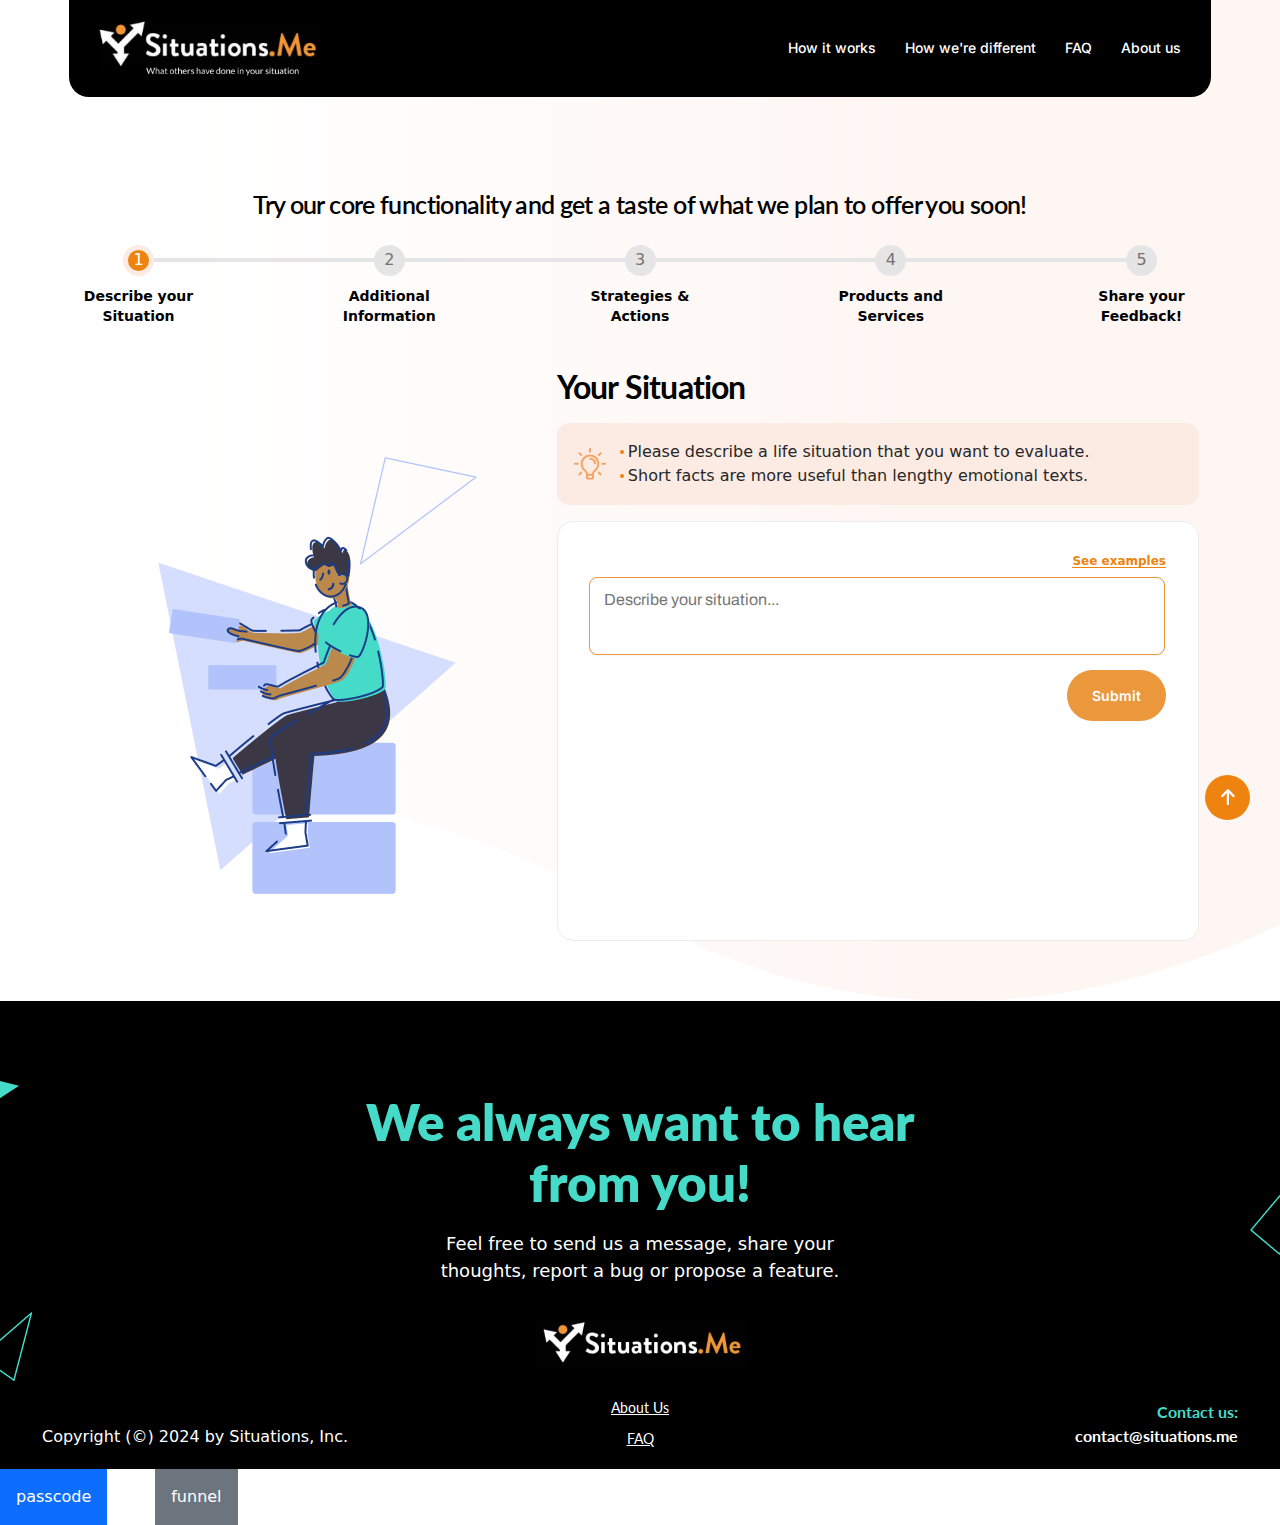
<file: index.html>
<!DOCTYPE html>
<html lang="en">

<head>
    <meta charset="UTF-8">
    <meta name="viewport" content="width=device-width, initial-scale=1.0">
    <title>Situations.Me</title>

    <link rel="icon" href="assets/images/favicon.jpg">

    <!--essential style library-->
    <link rel="stylesheet" href="assets/css/all.css">
    <link rel="stylesheet" href="assets/css/bootstrap.min.css">
    <link rel="stylesheet" href="assets/css/animate.min.css">
    <link rel="stylesheet" href="assets/css/style.css">

</head>

<body>

    <main>

        <!--header section start-->
        <header class="st_header_section">
            <div class="container st_header_box">
                <div class="row align-items-center">
                    <div class="col-md-5 col-lg-4 col-7">
                        <div class="st_header_logo">
                            <a href="home.html"><img src="assets/images/logo.png" alt="logo" class="img-fluid"></a>
                        </div>
                    </div>
                    <div class="col-lg-8 col-md-7 col-5">
                        <div class="st_header_right d-flex g-40 align-items-center justify-content-end">
                            <nav class="st_header_nav">
                                <ul>
                                    <li><a class="scroll" href="home.html#how_it_works">How it works</a></li>
                                    <li><a class="scroll" href="home.html#how_different">How we're different</a></li>
                                    <li><a href="faq.html">FAQ</a></li>
                                    <li><a href="about.html">About us</a></li>
                                </ul>
                            </nav>
                            <div class="st_header_btns d-flex gap-3 align-items-center justify-content-end d-lg-none">
                                <button type="button" class="st_mobile_menu_toggle menu_btn">
                                    <span></span>
                                    <span></span>
                                    <span></span>
                                </button>
                            </div>
                        </div>
                    </div>
                </div>
            </div>
        </header>
        <!--header section end-->

        <!-- Funnel works Start  -->
        <section class="funnel_works_sec">
            <div class="container">
                <div class="row">
                    <div class="col-md-12">
                        <form action="#" method="post" name="situations-step-form">

                            <h3 class="text-center">Try our core functionality and get a taste of what we plan to offer you soon!</h3>
                            <!-- Progress bar -->
                            <div class="progressbar">
                                <div class="progress" id="progress"></div>
                                <div class="progress_step progress_step_active" data-title="Describe your Situation"></div>
                                <div class="progress_step" data-title="Additional Information"></div>
                                <div class="progress_step" data-title="Strategies & Actions"></div>
                                <div class="progress_step" data-title="Products and Services"></div>
                                <div class="progress_step" data-title="Share your Feedback!"></div>
                            </div>

                            <!-- Steps 1-->
                            <div class="form_step form_step_active">
                                <div class="row g-5 g-md-4">
                                    <div class="col-md-5 d-none d-md-block">
                                        <div class="form_step_thumb text-center">
                                            <img src="assets/images/form/step-2.png" alt="Your Situation" class="img-fluid">
                                        </div>
                                    </div>
                                    <div class="col-md-7">
                                        <div class="form_step_content">
                                            <h2>Your Situation</h2>
                                            <div class="step_info">
                                                <img src="assets/images/idea.svg" alt="idea" class="img-fluid" />
                                                <ul>
                                                    <li>Please describe a life situation that you want to evaluate.</li>
                                                    <li>Short facts are more useful than lengthy emotional texts.</li>
                                                </ul>
                                            </div>
                                        </div>
                                        <div class="form_step_field mn-height-420">
                                            <div class="input-group">
                                                <label class="form-label link" for="your-ituation"><a href="#modal_step_2" data-bs-toggle="modal">See examples</a></label>
                                                <textarea name="the-textarea" id="step_message" maxlength="500" placeholder="Describe your situation..." autofocus></textarea>
                                            </div>
                                            <div class="text-end w-100">
                                                <a href="#" class="btn btn_next template-btn primary-btn ml-auto text-white">Submit</a>
                                            </div>
                                        </div>
                                    </div>
                                </div>
                            </div>

                            <!-- Steps 2-->
                            <div class="form_step">
                                <div class="row g-5 g-md-4">
                                    <div class="col-md-5 d-none d-md-block">
                                        <div class="form_step_thumb text-center">
                                            <img src="assets/images/form/step-3.png" alt="Your Situation" class="img-fluid">
                                        </div>
                                    </div>
                                    <div class="col-md-7">
                                        <div class="form_step_content">
                                            <h2>Additional Information</h2>
                                            <div class="step_info">
                                                <img src="assets/images/idea.svg" alt="idea" class="img-fluid" />
                                                <ul>
                                                    <li>Please answer the questions below to provide us with additional information.</li>
                                                    <li>Feel free to skip less important or invasive questions </li>
                                                </ul>
                                            </div>
                                        </div>
                                        <div class="form_step_field question_field">
                                            <div class="input-group">
                                                <label for="queston-1">Question 1</label>
                                                <input type="text" id="queston-1" name="question-1" placeholder="Your answer here...">
                                            </div>
                                            <div class="input-group">
                                                <label for="queston-1">Question 2</label>
                                                <input type="text" id="queston-2" name="question-2" placeholder="Your answer here...">
                                            </div>
                                            <div class="input-group">
                                                <label for="queston-1">Question 3</label>
                                                <input type="text" id="queston-3" name="question-3" placeholder="Your answer here...">
                                            </div>
                                            <div class="input-group">
                                                <label for="queston-1">Question 4</label>
                                                <input type="text" id="queston-4" name="question-4" placeholder="Your answer here...">
                                            </div>
                                            <div class="input-group">
                                                <label for="queston-1">Question 5</label>
                                                <input type="text" id="queston-5" name="question-5" placeholder="Your answer here...">
                                            </div>
                                            <div class="text-end w-100">
                                                <a href="#" class="btn btn_next template-btn primary-btn ml-auto text-white">Submit</a>
                                            </div>
                                        </div>
                                    </div>
                                </div>
                            </div>

                            <!-- Steps 3-->
                            <div class="form_step solution_step">
                                <div class="row g-5 g-md-4">
                                    <div class="col-md-12">
                                        <div class="form_step_content">
                                            <h2 class="title_with_arrow">Strategies <i class="fa-solid fa-arrow-right-long"></i> Actions <i class="fa-solid fa-arrow-right-long"></i> Results</h2>
                                            <div class="step_info">
                                                <img src="assets/images/idea.svg" alt="idea" class="img-fluid" />
                                                <ul>
                                                    <li>Review the proposed Strategies to handle this Situation</li>
                                                    <li>Explore possible Actions and their Results</li>
                                                    <li>Select Strategies that you want to explore to see suggested products and services.</li>
                                                </ul>
                                            </div>
                                            <h3>Recommended Strategies</h3>
                                            <div class="accordion_wrapper mb-5">
                                                <!-- Start AcCordion Items  -->
                                                <div class="accordion_item">
                                                    <p>
                                                        <input type="checkbox" name="solution_result1" id="solution_result">
                                                        <label for="solution_result"></label>
                                                    </p>
                                                    <h2 class="accordion__title">
                                                        <span class="sub_heading">Strategy 1:</span>
                                                        Expand Digital Marketing Presence<i class="fas fa-angle-down"></i>
                                                    </h2>
                                                    <div class="accordion__content">
                                                        <!-- nested acordion  -->
                                                        <div class="accordion_item accordion--nested">
                                                            <h4 class="accordion__title">
                                                                <span class="sub_heading">Action 1:</span>
                                                                Launch a targeted social media campaign.
                                                                <i class="fas fa-angle-down"></i>
                                                            </h4>
                                                            <div class="accordion__content">
                                                                <span class="sub_heading">Results:</span>
                                                                <ul class="result_list">
                                                                    <li>20% increase in website traffic within 2 months.</li>
                                                                    <li>15% growth in social media followers.</li>
                                                                    <li>Improved brand recognition in target demographics.</li>
                                                                </ul>
                                                            </div>
                                                        </div>
                                                        <!-- nested acordion  -->
                                                        <div class="accordion_item accordion--nested">
                                                            <h4 class="accordion__title">
                                                                <span class="sub_heading">Action 2:</span>
                                                                Implement SEO improvements on the website.
                                                                <i class="fas fa-angle-down"></i>
                                                            </h4>
                                                            <div class="accordion__content">
                                                                <span class="sub_heading">Results:</span>
                                                                <ul class="result_list">
                                                                    <li>20% increase in website traffic within 2 months.</li>
                                                                    <li>15% growth in social media followers.</li>
                                                                    <li>Improved brand recognition in target demographics.</li>
                                                                </ul>
                                                            </div>
                                                        </div>
                                                        <!-- nested acordion  -->
                                                        <div class="accordion_item accordion--nested">
                                                            <h4 class="accordion__title">
                                                                <span class="sub_heading">Action 3:</span>
                                                                Start a weekly email newsletter.
                                                                <i class="fas fa-angle-down"></i>
                                                            </h4>
                                                            <div class="accordion__content">
                                                                <span class="sub_heading">Results:</span>
                                                                <ul class="result_list">
                                                                    <li>20% increase in website traffic within 2 months.</li>
                                                                    <li>15% growth in social media followers.</li>
                                                                    <li>Improved brand recognition in target demographics.</li>
                                                                </ul>
                                                            </div>
                                                        </div>
                                                    </div>
                                                </div>
                                                <!-- AcCordion Items  -->
                                                <div class="accordion_item">
                                                    <p>
                                                        <input type="checkbox" name="solution_result2" id="solution_result2">
                                                        <label for="solution_result2"></label>
                                                    </p>
                                                    <h2 class="accordion__title">
                                                        <span class="sub_heading">Strategy 2:</span>
                                                        Improve Customer Experience<i class="fas fa-angle-down"></i>
                                                    </h2>
                                                    <div class="accordion__content">
                                                        <!-- nested acordion  -->
                                                        <div class="accordion_item accordion--nested">
                                                            <h4 class="accordion__title">
                                                                <span class="sub_heading">Action 1:</span>
                                                                Launch a targeted social media campaign.
                                                                <i class="fas fa-angle-down"></i>
                                                            </h4>
                                                            <div class="accordion__content">
                                                                <span class="sub_heading">Results:</span>
                                                                <ul class="result_list">
                                                                    <li>20% increase in website traffic within 2 months.</li>
                                                                    <li>15% growth in social media followers.</li>
                                                                    <li>Improved brand recognition in target demographics.</li>
                                                                </ul>
                                                            </div>
                                                        </div>
                                                        <!-- nested acordion  -->
                                                        <div class="accordion_item accordion--nested">
                                                            <h4 class="accordion__title">
                                                                <span class="sub_heading">Action 2:</span>
                                                                Implement SEO improvements on the website.
                                                                <i class="fas fa-angle-down"></i>
                                                            </h4>
                                                            <div class="accordion__content">
                                                                <span class="sub_heading">Results:</span>
                                                                <ul class="result_list">
                                                                    <li>20% increase in website traffic within 2 months.</li>
                                                                    <li>15% growth in social media followers.</li>
                                                                    <li>Improved brand recognition in target demographics.</li>
                                                                </ul>
                                                            </div>
                                                        </div>
                                                        <!-- nested acordion  -->
                                                        <div class="accordion_item accordion--nested">
                                                            <h4 class="accordion__title">
                                                                <span class="sub_heading">Action 3:</span>
                                                                Start a weekly email newsletter.
                                                                <i class="fas fa-angle-down"></i>
                                                            </h4>
                                                            <div class="accordion__content">
                                                                <span class="sub_heading">Results:</span>
                                                                <ul class="result_list">
                                                                    <li>20% increase in website traffic within 2 months.</li>
                                                                    <li>15% growth in social media followers.</li>
                                                                    <li>Improved brand recognition in target demographics.</li>
                                                                </ul>
                                                            </div>
                                                        </div>
                                                    </div>
                                                </div>
                                                <!-- AcCordion Items  -->
                                                <div class="accordion_item">
                                                    <p>
                                                        <input type="checkbox" name="solution_result3" id="solution_result3">
                                                        <label for="solution_result3"></label>
                                                    </p>
                                                    <h2 class="accordion__title">
                                                        <span class="sub_heading">Strategy 3:</span>
                                                        Boost Employee Productivity
                                                        <i class="fas fa-angle-down"></i>
                                                    </h2>
                                                    <div class="accordion__content">
                                                        <!-- nested acordion  -->
                                                        <div class="accordion_item accordion--nested">
                                                            <h4 class="accordion__title">
                                                                <span class="sub_heading">Action 1:</span>
                                                                Launch a targeted social media campaign.
                                                                <i class="fas fa-angle-down"></i>
                                                            </h4>
                                                            <div class="accordion__content">
                                                                <span class="sub_heading">Results:</span>
                                                                <ul class="result_list">
                                                                    <li>20% increase in website traffic within 2 months.</li>
                                                                    <li>15% growth in social media followers.</li>
                                                                    <li>Improved brand recognition in target demographics.</li>
                                                                </ul>
                                                            </div>
                                                        </div>
                                                        <!-- nested acordion  -->
                                                        <div class="accordion_item accordion--nested">
                                                            <h4 class="accordion__title">
                                                                <span class="sub_heading">Action 2:</span>
                                                                Implement SEO improvements on the website.
                                                                <i class="fas fa-angle-down"></i>
                                                            </h4>
                                                            <div class="accordion__content">
                                                                <span class="sub_heading">Results:</span>
                                                                <ul class="result_list">
                                                                    <li>20% increase in website traffic within 2 months.</li>
                                                                    <li>15% growth in social media followers.</li>
                                                                    <li>Improved brand recognition in target demographics.</li>
                                                                </ul>
                                                            </div>
                                                        </div>
                                                        <!-- nested acordion  -->
                                                        <div class="accordion_item accordion--nested">
                                                            <h4 class="accordion__title">
                                                                <span class="sub_heading">Action 3:</span>
                                                                Start a weekly email newsletter.
                                                                <i class="fas fa-angle-down"></i>
                                                            </h4>
                                                            <div class="accordion__content">
                                                                <span class="sub_heading">Results:</span>
                                                                <ul class="result_list">
                                                                    <li>20% increase in website traffic within 2 months.</li>
                                                                    <li>15% growth in social media followers.</li>
                                                                    <li>Improved brand recognition in target demographics.</li>
                                                                </ul>
                                                            </div>
                                                        </div>
                                                    </div>
                                                </div>
                                                <!-- END AcCordion Items  -->
                                            </div>
                                            <h3>Frequently failing Strategies</h3>
                                            <div class="accordion_wrapper">
                                                <!-- Start AcCordion Items  -->
                                                <div class="accordion_item">
                                                    <p>
                                                        <input type="checkbox" name="failing_result1" id="failing_result">
                                                        <label for="failing_result"></label>
                                                    </p>
                                                    <h2 class="accordion__title">
                                                        <span class="sub_heading">Strategy 1:</span>
                                                        Expand Digital Marketing Presence
                                                        <i class="fas fa-angle-down"></i>
                                                    </h2>
                                                    <div class="accordion__content">
                                                        <!-- nested acordion  -->
                                                        <div class="accordion_item accordion--nested">
                                                            <h4 class="accordion__title">
                                                                <span class="sub_heading">Action 1:</span>
                                                                Launch a targeted social media campaign.
                                                                <i class="fas fa-angle-down"></i>
                                                            </h4>
                                                            <div class="accordion__content">
                                                                <span class="sub_heading">Results:</span>
                                                                <ul class="result_list">
                                                                    <li>20% increase in website traffic within 2 months.</li>
                                                                    <li>15% growth in social media followers.</li>
                                                                    <li>Improved brand recognition in target demographics.</li>
                                                                </ul>
                                                            </div>
                                                        </div>
                                                        <!-- nested acordion  -->
                                                        <div class="accordion_item accordion--nested">
                                                            <h4 class="accordion__title">
                                                                <span class="sub_heading">Action 2:</span>
                                                                Implement SEO improvements on the website.
                                                                <i class="fas fa-angle-down"></i>
                                                            </h4>
                                                            <div class="accordion__content">
                                                                <span class="sub_heading">Results:</span>
                                                                <ul class="result_list">
                                                                    <li>20% increase in website traffic within 2 months.</li>
                                                                    <li>15% growth in social media followers.</li>
                                                                    <li>Improved brand recognition in target demographics.</li>
                                                                </ul>
                                                            </div>
                                                        </div>
                                                        <!-- nested acordion  -->
                                                        <div class="accordion_item accordion--nested">
                                                            <h4 class="accordion__title">
                                                                <span class="sub_heading">Action 3:</span>
                                                                Start a weekly email newsletter.
                                                                <i class="fas fa-angle-down"></i>
                                                            </h4>
                                                            <div class="accordion__content">
                                                                <span class="sub_heading">Results:</span>
                                                                <ul class="result_list">
                                                                    <li>20% increase in website traffic within 2 months.</li>
                                                                    <li>15% growth in social media followers.</li>
                                                                    <li>Improved brand recognition in target demographics.</li>
                                                                </ul>
                                                            </div>
                                                        </div>
                                                    </div>
                                                </div>
                                                <!-- AcCordion Items  -->
                                                <div class="accordion_item">
                                                    <p>
                                                        <input type="checkbox" name="failing_result2" id="failing_result2">
                                                        <label for="failing_result2"></label>
                                                    </p>
                                                    <h2 class="accordion__title">
                                                        <span class="sub_heading">Strategy 2:</span>
                                                        Improve Customer Experience
                                                        <i class="fas fa-angle-down"></i>
                                                    </h2>
                                                    <div class="accordion__content">
                                                        <!-- nested acordion  -->
                                                        <div class="accordion_item accordion--nested">
                                                            <h4 class="accordion__title">
                                                                <span class="sub_heading">Action 1:</span>
                                                                Launch a targeted social media campaign.
                                                                <i class="fas fa-angle-down"></i>
                                                            </h4>
                                                            <div class="accordion__content">
                                                                <span class="sub_heading">Results:</span>
                                                                <ul class="result_list">
                                                                    <li>20% increase in website traffic within 2 months.</li>
                                                                    <li>15% growth in social media followers.</li>
                                                                    <li>Improved brand recognition in target demographics.</li>
                                                                </ul>
                                                            </div>
                                                        </div>
                                                        <!-- nested acordion  -->
                                                        <div class="accordion_item accordion--nested">
                                                            <h4 class="accordion__title">
                                                                <span class="sub_heading">Action 2:</span>
                                                                Implement SEO improvements on the website.
                                                                <i class="fas fa-angle-down"></i>
                                                            </h4>
                                                            <div class="accordion__content">
                                                                <span class="sub_heading">Results:</span>
                                                                <ul class="result_list">
                                                                    <li>20% increase in website traffic within 2 months.</li>
                                                                    <li>15% growth in social media followers.</li>
                                                                    <li>Improved brand recognition in target demographics.</li>
                                                                </ul>
                                                            </div>
                                                        </div>
                                                        <!-- nested acordion  -->
                                                        <div class="accordion_item accordion--nested">
                                                            <h4 class="accordion__title">
                                                                <span class="sub_heading">Action 3:</span>
                                                                Start a weekly email newsletter.
                                                                <i class="fas fa-angle-down"></i>
                                                            </h4>
                                                            <div class="accordion__content">
                                                                <span class="sub_heading">Results:</span>
                                                                <ul class="result_list">
                                                                    <li>20% increase in website traffic within 2 months.</li>
                                                                    <li>15% growth in social media followers.</li>
                                                                    <li>Improved brand recognition in target demographics.</li>
                                                                </ul>
                                                            </div>
                                                        </div>
                                                    </div>
                                                </div>
                                                <!-- End AcCordion Items  -->
                                            </div>
                                        </div>
                                    </div>
                                    <div class="col-md-12">
                                        <div class="text-end w-100">
                                            <a href="#" class="btn btn_next template-btn primary-btn ml-auto text-white">Next</a>
                                        </div>
                                    </div>
                                </div>
                            </div>

                            <!-- Steps 4-->
                            <div class="form_step rlt_pd_service">
                                <div class="col-md-12 pt-4 mt-2">
                                    <div class="form_step_content form_step_related_service">
                                        <h2>Relevant Products and Services:</h2>
                                        <div class="step_info">
                                            <img src="assets/images/idea.svg" alt="idea" class="img-fluid" />
                                            <ul>
                                                <li>Review the proposed Strategies to handle this Situation</li>
                                                <li>Explore possible Actions and their Results</li>
                                            </ul>
                                        </div>
                                        <div class="related_service_product pt-2">
                                            <h3>Products</h3>
                                            <div class="accordion_wrapper">
                                                <!-- AcCordion Items  -->
                                                <div class="accordion_item">
                                                    <h2 class="accordion__title">AI-Driven Customer Insights Tool
                                                        <i class="fas fa-angle-down"></i>
                                                    </h2>
                                                    <div class="accordion__content ps-1">
                                                        <p>Uses machine learning to analyze customer data and deliver personalized recommendations.</p>
                                                    </div>
                                                </div>
                                                <div class="accordion_item">
                                                    <h2 class="accordion__title">E-commerce Dashboard
                                                        <i class="fas fa-angle-down"></i>
                                                    </h2>
                                                    <div class="accordion__content ps-1">
                                                        <p>A centralized platform for managing inventory, sales, and customer interactions in real time.</p> 
                                                    </div>
                                                </div>
                                                <div class="accordion_item">
                                                    <h2 class="accordion__title">CRM Software
                                                        <i class="fas fa-angle-down"></i>
                                                    </h2>
                                                    <div class="accordion__content ps-1">
                                                        <p>Streamlines customer relationship management, providing sales automation and communication tools.</p> 
                                                    </div>
                                                </div>
                                                <!-- AcCordion Items  -->
                                                <h3 class="mt-5">Services</h3>
                                                <div class="accordion_item">
                                                    <h2 class="accordion__title">Website Design and Development
                                                        <i class="fas fa-angle-down"></i>
                                                    </h2>
                                                    <div class="accordion__content ps-1">
                                                        <p>End-to-end web design, development, and maintenance for businesses looking to enhance their online presence.</p>
                                                    </div>
                                                </div>
                                                <div class="accordion_item">
                                                    <h2 class="accordion__title">Digital Marketing Consultation
                                                        <i class="fas fa-angle-down"></i>
                                                    </h2>
                                                    <div class="accordion__content ps-1">
                                                        <p>Tailored strategies for SEO, PPC, and social media to grow your online reach.</p>
                                                    </div>
                                                </div>
                                                <div class="accordion_item">
                                                    <h2 class="accordion__title">Cutom Software Solutions
                                                        <i class="fas fa-angle-down"></i>
                                                    </h2>
                                                    <div class="accordion__content ps-1">
                                                        <p>Development of bespoke software tailored to meet unique business requirements and workflows.</p>
                                                    </div>
                                                </div>
                                                <!-- End AcCordion Items  -->
                                            </div>
                                        </div>
                                    </div>
                                </div>
                                <div class="col-md-12 mt-4">
                                    <div class="text-end w-100">
                                        <a href="#" class="btn btn_next template-btn primary-btn ml-auto text-white">Submit</a>
                                    </div>
                                </div>
                            </div>

                            <!-- Steps 5-->
                            <div class="form_step feeback_step">
                                <div class="row g-5 g-md-4">
                                    <div class="col-md-5 d-none d-md-block">
                                        <div class="form_step_thumb text-center">
                                            <img src="assets/images/form/step-5.png" alt="Your Situation" class="img-fluid">
                                        </div>
                                    </div>
                                    <div class="col-md-7">
                                        <div class="form_step_content">
                                            <h2>We want to know what you think about our demo!</h2>
                                            <div class="step_info">
                                                <img src="assets/images/idea.svg" alt="idea" class="img-fluid" />
                                                <ul>
                                                    <li>We will improve our design and user experience based on your feedback.</li>
                                                </ul>
                                            </div>
                                        </div>
                                        <div class="form_step_field feedback_switch">
                                            <div class="input-group">
                                                <h4>Did you find our recommendations useful?</h4>
                                                <div class="input_radio_field">
                                                    <p>
                                                        <input type="radio" id="nUseful" name="recommendations_usefull" value="no" >
                                                        <label for="nUseful">No</label>
                                                    </p>
                                                    <p>
                                                        <input type="radio" id="yUseful" name="recommendations_usefull" value="yes">
                                                        <label for="yUseful">Yes</label>
                                                    </p>
                                                </div>
                                            </div>
                                            <div class="input-group">
                                                <h4>Did you learn anything new regarding your situation?</h4>
                                                <div class="input_radio_field">
                                                    <p>
                                                        <input type="radio" id="nSituation" name="learned_anything_new" value="no" >
                                                        <label for="nSituation">No</label>
                                                    </p>
                                                    <p>
                                                        <input type="radio" id="ySituation" name="learned_anything_new" value="yes">
                                                        <label for="ySituation">Yes</label>
                                                    </p>
                                                </div>
                                            </div>
                                            <div class="input-group">
                                                <h4>Are recommended products and services relevant?</h4>
                                                <div class="input_radio_field">
                                                    <p>
                                                        <input type="radio" id="nRelevant" name="products_and_services_relevant" value="no" >
                                                        <label for="nRelevant">No</label>
                                                    </p>
                                                    <p>
                                                        <input type="radio" id="yRelevant" name="products_and_services_relevant" value="yes">
                                                        <label for="yRelevant">Yes</label>
                                                    </p>
                                                </div>
                                            </div>
                                            <div class="input-group">
                                                <h4>Suggest one thing you want to improve in our product. We will do this for you!</h4>
                                                <div class="input-group">
                                                    <textarea name="your_suggestion" id="step_message" maxlength="500" placeholder="Share your thoughts here..." autofocus></textarea>
                                                </div>
                                            </div>
                                            <div class="input-group">
                                                <h4>Add your email to get notified about our full featured product launch:</h4>
                                                <div class="input-group">
                                                    <input type="email" name="your-email" id="y-email" placeholder="Your email..">
                                                </div>
                                            </div>
                                            <div class="text-end w-100">
                                                <a href="#" class="btn btn_next template-btn primary-btn ml-auto text-white">Submit</a>
                                            </div>
                                        </div>
                                    </div>
                                </div>
                            </div>

                            <!-- Steps 6-->
                            <div class="form_step final_submition mx-auto">
                                <div class="row g-5 g-md-4">
                                    <div class="col-md-12 pt-3">
                                        <div class="form_step_thumb">
                                            <img src="assets/images/form/step-6.png" alt="Your Situation" class="img-fluid">
                                        </div>
                                        <div class="form_step_content">
                                            <h2>Thanks for your feedback!</h2>
                                            <a href="index.html" class="btn text-white template-btn primary-btn">Explore Another Situation</a>
                                        </div>
                                    </div>
                                </div>
                            </div>
                    </div>
                    <!-- End Steps  -->
                    </form>
                </div>
            </div>
            </div>
        </section>
        <!-- Funnel works End  -->


        <!--modal popup start-->

        <!-- Modal for step 1-->
        <div class="modal fade step_modal" id="modal_step_1">
            <div class="modal-dialog modal-dialog-centered modal-dialog-scrollable">
                <div class="modal-content">
                    <div class="modal-header">
                        <button type="button" class="btn-close" data-bs-dismiss="modal"></button>
                    </div>
                    <div class="modal-body">
                        <h3>How other users describe themselves:</h3>
                        <ul>
                            <li>28-year-old software engineer, avid rock climber, and dog owner living in Seattle.</li>
                            <li>College student majoring in biology, part-time barista, and amateur photographer. I live in the midwest.</li>
                            <li>Stay-at-home parent of twins, former accountant, passionate about gardening and cooking.</li>
                            <li>Retired military veteran, current small business owner, and classic car enthusiast.</li>
                            <li>Coding monkey by day, rock-scaling junkie by night. Barking roommate in tow. The Sierra mountains are my backyard.</li>
                            <li>High school teacher specializing in physics, weekend gamer, and aspiring novelist.</li>
                            <li>Male, 28 yo, live in Boston. College dropout. Love dogs. Single. Not very happy with my life.</li>
                            <li>32 yo single mom of a autistic child. Live in NYC with my parents. Fighting with life for my future happiness.</li>
                        </ul>
                    </div>
                </div>
            </div>
        </div>
        <!--modal for step 1 end-->

        <!-- Modal for step 2-->
        <div class="modal fade step_modal" id="modal_step_2">
            <div class="modal-dialog modal-dialog-centered modal-dialog-scrollable">
                <div class="modal-content">
                    <div class="modal-header">
                        <button type="button" class="btn-close" data-bs-dismiss="modal"></button>
                    </div>
                    <div class="modal-body">
                        <h3>Situations that other users want to explore:</h3>
                        <ul>
                            <li>I'm dating a person of different religion and race. My parents are furious about our relationship.</li>
                            <li>I've been living paycheck-to-paycheck for many years. Need to change this somehow.</li>
                            <li>I just found out my long-term partner has been hiding a massive gambling debt from me.</li>
                            <li>My boss offered me a promotion, but it would require relocating to a city I hate.</li>
                            <li>I'm considering dropping out of medical school to pursue my passion for art.</li>
                            <li>My best friend confessed they're in love with me, but I don't feel the same way.</li>
                            <li>I accidentally discovered that my child isn't biologically mine through a DNA test kit.</li>
                            <li>I'm thinking about quitting my stable job to start a business, but I have no savings.</li>
                        </ul>
                    </div>
                </div>
            </div>
        </div>
        <!--modal for step 2 end-->















        <!--footer section start-->
        <footer class="st_footer_section overflow-hidden position-relative pt-90">
            <div class="container-fluid p-0">
                <div class="st_footer_content">
                    <h2 class="mb-3">We always want to hear <br> from you!</h2>
                    <p>Feel free to send us a message, share your <br> thoughts, report a bug or propose a feature.</p>
                    <hr class="st_line_seperator">
                </div>
                <div class="st_footer_bottom d-flex">
                    <div class="st_footer_copyright">
                        <p class="mb-0">Copyright (©) 2024 by Situations, Inc.</p>
                    </div>
                    <div class="st_footer_widget">
                        <a href="home.html"><img src="assets/images/footer-logo.png" alt="logo" class="st_footer_logo img-fluid"></a>
                        <ul class="st_footer_nav">
                            <li><a href="about.html">About Us</a></li>
                            <li><a href="faq.html">FAQ</a></li>
                        </ul>
                    </div>
                    <div class="st_footer_contact">
                        <p>Contact us:</p>
                        <a href="mailto:contact@situations.me">contact@situations.me</a>
                    </div>
                </div>
            </div>
        </footer>
        <!--footer section end-->

        <div class="sample-btn-group d-flex gap-5">
            <a href="passcode.html" class="bg-primary text-white py-3 px-3">passcode</a>
            <a href="funnel.html" class="bg-secondary text-white py-3 px-3">funnel</a>
        </div>

    </main>

    <!-- Mobile Header  Start-->
    <section class="popup_menubar_sec">
        <div class="popup_menubar_overlay"></div>
        <div class="pop_menubar_background">
            <div class="popMenubarArea">
                <div class="popMenu_top">
                    <div class="menu_pop_logo">
                        <a href="home.html">
                            <img src="assets/images/logo.png" alt="logo">
                        </a>
                    </div>
                    <a href="javascript:void(0);" id="popup_nav_Closer"><i class="fas fa-times"></i></a>
                </div>
                <div class="dfNav_popupWrapper">
                    <nav class="menubar_popup">
                        <ul class="main_mobile_menu d-flex align-items-center">
                            <li><a class="scroll" href="home.html#how_it_works">How it works</a></li>
                            <li><a class="scroll" href="home.html#how_different">How we're different</a></li>
                            <li><a href="faq.html">FAQ</a></li>
                            <li><a href="about.html">About Us</a></li>
                        </ul>
                    </nav>
                </div>
            </div>
        </div>
    </section>
    <!-- Mobile Header END -->

    <a id="scroll_top" class="scroll-top" style="display: block; transform: scale(1);"><i class="fa-solid fa-arrow-up"></i></a>







    <!--essentail scripts-->
    <script src="assets/js/jquery.min.js"></script>
    <script src="assets/js/bootstrap.min.js"></script>
    <script src="assets/js/wow.min.js"></script>
    <script src="assets/js/main.js"></script>
</body>

</html>
</file>
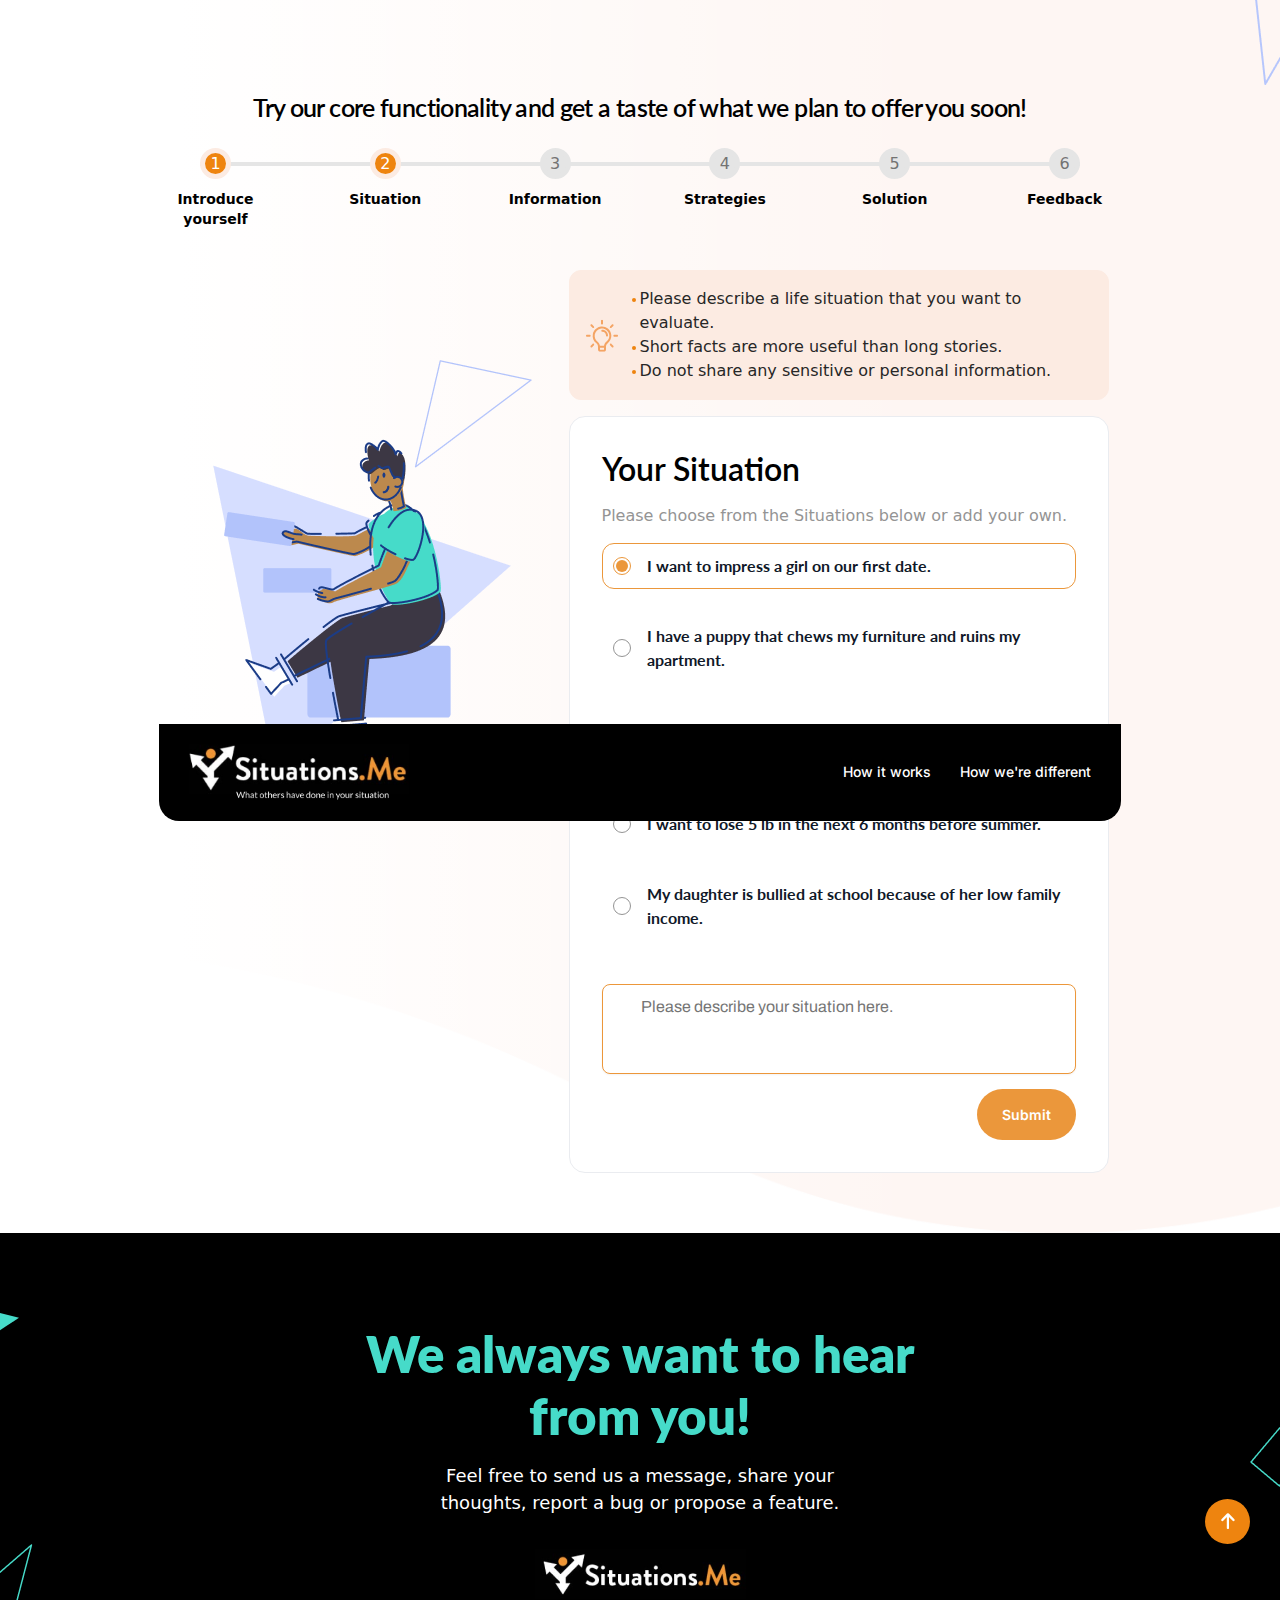
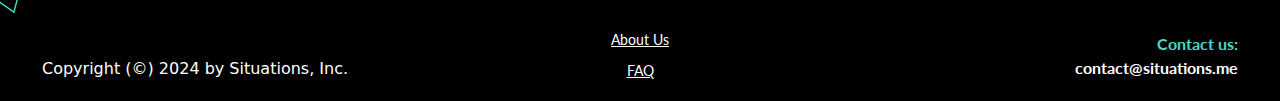
<file: funnel.html>
<!DOCTYPE html>
<html lang="en">

<head>
    <meta charset="UTF-8">
    <meta name="viewport" content="width=device-width, initial-scale=1.0">
    <title>Situations.Me</title>

    <link rel="icon" href="assets/images/favicon.jpg">

    <!--essential style library-->
    <link rel="stylesheet" href="assets/css/all.css">
    <link rel="stylesheet" href="assets/css/bootstrap.min.css">
    <link rel="stylesheet" href="assets/css/animate.min.css">
    <link rel="stylesheet" href="assets/css/style.css">

</head>

<body>

    <main>

        <!--header section start-->
        <header class="st_header_section">
            <div class="container-938 st_header_box">
                <div class="row align-items-center">
                    <div class="col-md-5 col-lg-4 col-7">
                        <div class="st_header_logo">
                            <a href="home.html"><img src="assets/images/logo.png" alt="logo" class="img-fluid"></a>
                        </div>
                    </div>
                    <div class="col-lg-8 col-md-7 col-5">
                        <div class="st_header_right d-flex g-40 align-items-center justify-content-end">
                            <nav class="st_header_nav">
                                <ul>
                                    <li><a class="scroll" href="home.html#how_it_works">How it works</a></li>
                                    <li><a class="scroll" href="home.html#how_different">How we're different</a></li>
                                </ul>
                            </nav>
                            <div class="st_header_btns d-flex gap-3 align-items-center justify-content-end d-lg-none">
                                <button type="button" class="st_mobile_menu_toggle menu_btn">
                                    <span></span>
                                    <span></span>
                                    <span></span>
                                </button>
                            </div>
                        </div>
                    </div>
                </div>
            </div>
        </header>
        <!--header section end-->

        <!-- Funnel works Start  -->
        <section class="funnel_works_sec">
            <img src="assets/images/funnel-shape.png" alt="shape" class="funnel-shape">
            <div class="container">
                <div class="row">
                    <div class="col-md-12">
                        <form action="#" method="post" name="situations-step-form">
                            <div class="container-964">
                                <h3 class="text-center">Try our core functionality and get a taste of what we plan to
                                    offer you soon!</h3>
                                <div class="progressbar">
                                    <div class="progress" id="progress"></div>
                                    <div class="progress_step progress_step_active" data-title="Introduce yourself">
                                    </div>
                                    <div class="progress_step progress_step_active" data-title="Situation"></div>
                                    <div class="progress_step" data-title="Information"></div>
                                    <div class="progress_step" data-title="Strategies"></div>
                                    <div class="progress_step" data-title="Solution"></div>
                                    <div class="progress_step" data-title="Feedback"></div>
                                </div>
                            </div>
                            <div class="container-938">
                                <div class="form_step form_step_active">
                                    <div class="row g-4 g-md-3">
                                        <div class="col-md-5 d-none d-md-block">
                                            <div class="form_step_thumb text-center">
                                                <img src="assets/images/form/step-2.png" alt="Your Situation"
                                                    class="img-fluid">
                                            </div>
                                        </div>
                                        <div class="col-md-7">
                                            <div class="form_step_content">
                                                <div class="step_info">
                                                    <img src="assets/images/idea.svg" alt="idea" class="img-fluid" />
                                                    <ul>
                                                        <li>Please describe a life situation that you want to evaluate.
                                                        </li>
                                                        <li>Short facts are more useful than long stories.</li>
                                                        <li>Do not share any sensitive or personal information.</li>
                                                    </ul>
                                                </div>
                                            </div>
                                            <div class="form_step_field">
                                                <h4>Your Situation</h4>
                                                <p>Please choose from the Situations below or add your own.</p>
                                                <div class="form_setup_field_item">
                                                    <ul>
                                                        <li>
                                                            <label class="d-flex align-items-center gap-3"><input checked type="radio" name="accordion-check" class="form-control"> I want to impress a girl on our first date.</label>
                                                        </li>
                                                        <li>
                                                            <label class="d-flex align-items-center gap-3"><input type="radio" name="accordion-check" class="form-control"> I have a puppy that chews my furniture and ruins my apartment.</label>
                                                        </li>
                                                        <li>
                                                            <label class="d-flex align-items-center gap-3"><input type="radio" name="accordion-check" class="form-control"> I'm overstressed at my competitive, demanding and work that takes all my time.</label>
                                                        </li>
                                                        <li>
                                                            <label class="d-flex align-items-center gap-3"><input type="radio" name="accordion-check" class="form-control"> I want to lose 5 lb in the next 6 months before summer.</label>
                                                        </li>
                                                        <li>
                                                            <label class="d-flex align-items-center gap-3"><input type="radio" name="accordion-check" class="form-control"> My daughter is bullied at school because of her low family income.</label>
                                                        </li>
                                                    </ul>
                                                </div>
                                                <div class="input-group mt-15">
                                                    <textarea class="form_setup_field_textarea" name="the-textarea"
                                                        id="step_message" maxlength="500"
                                                        placeholder="Please describe your situation here."
                                                        autofocus></textarea>
                                                </div>
                                                <div class="text-end w-100">
                                                    <a href="#"
                                                        class="btn btn_next template-btn primary-btn ml-auto text-white">Submit</a>
                                                </div>
                                            </div>
                                        </div>
                                    </div>
                                </div>
                            </div>
                        </form>
                    </div>
                </div>
            </div>
            </div>
        </section>
        <!-- Funnel works End  -->


        <!--footer section start-->
        <footer class="st_footer_section overflow-hidden position-relative pt-90">
            <div class="container-fluid p-0">
                <div class="st_footer_content">
                    <h2 class="mb-3">We always want to hear <br> from you!</h2>
                    <p>Feel free to send us a message, share your <br> thoughts, report a bug or propose a feature.</p>
                    <hr class="st_line_seperator">
                </div>
                <div class="st_footer_bottom d-flex">
                    <div class="st_footer_copyright">
                        <p class="mb-0">Copyright (©) 2024 by Situations, Inc.</p>
                    </div>
                    <div class="st_footer_widget">
                        <a href="home.html"><img src="assets/images/footer-logo.png" alt="logo"
                                class="st_footer_logo img-fluid"></a>
                        <ul class="st_footer_nav">
                            <li><a href="about.html">About Us</a></li>
                            <li><a href="faq.html">FAQ</a></li>
                        </ul>
                    </div>
                    <div class="st_footer_contact">
                        <p>Contact us:</p>
                        <a href="mailto:contact@situations.me">contact@situations.me</a>
                    </div>
                </div>
            </div>
        </footer>
        <!--footer section end-->



    </main>

    <!-- Mobile Header  Start-->
    <section class="popup_menubar_sec">
        <div class="popup_menubar_overlay"></div>
        <div class="pop_menubar_background">
            <div class="popMenubarArea">
                <div class="popMenu_top">
                    <div class="menu_pop_logo">
                        <a href="home.html">
                            <img src="assets/images/logo.png" alt="logo">
                        </a>
                    </div>
                    <a href="javascript:void(0);" id="popup_nav_Closer"><i class="fas fa-times"></i></a>
                </div>
                <div class="dfNav_popupWrapper">
                    <nav class="menubar_popup">
                        <ul class="main_mobile_menu d-flex align-items-center">
                            <li><a class="scroll" href="home.html#how_it_works">How it works</a></li>
                            <li><a class="scroll" href="home.html#how_different">How we're different</a></li>
                            <li><a href="faq.html">FAQ</a></li>
                            <li><a href="about.html">About Us</a></li>
                        </ul>
                    </nav>
                </div>
            </div>
        </div>
    </section>
    <!-- Mobile Header END -->

    <a id="scroll_top" class="scroll-top" style="display: block; transform: scale(1);"><i
            class="fa-solid fa-arrow-up"></i></a>


    <!--essentail scripts-->
    <script src="assets/js/jquery.min.js"></script>
    <script src="assets/js/bootstrap.min.js"></script>
    <script src="assets/js/wow.min.js"></script>
    <script src="assets/js/main.js"></script>
</body>

</html>
</file>
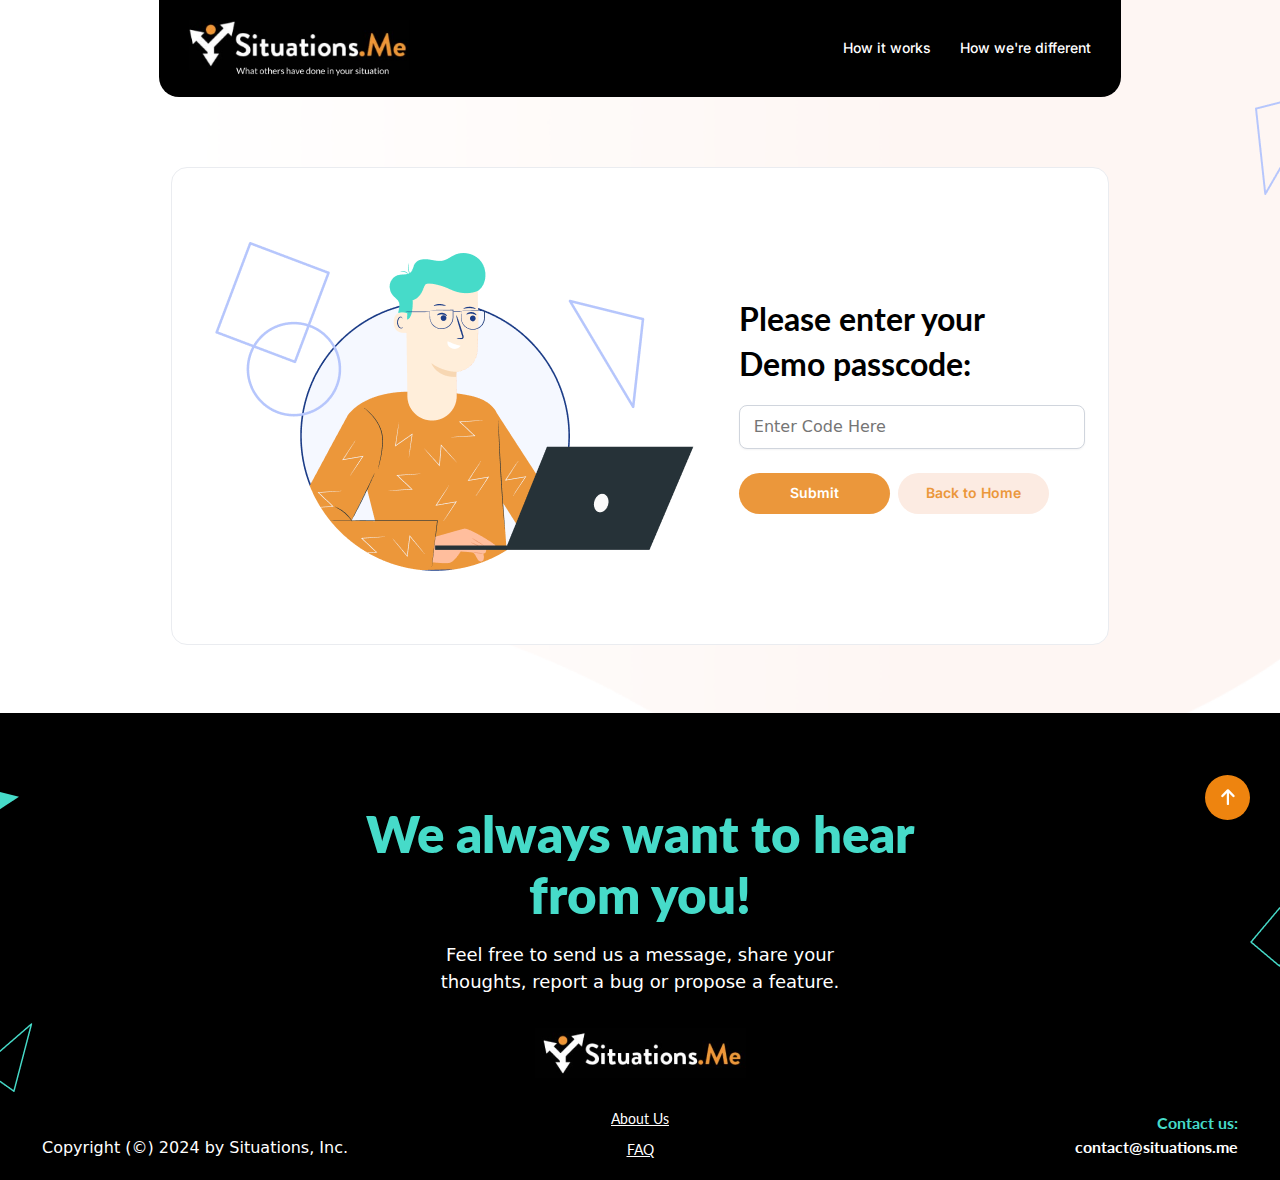
<file: passcode.html>
<!DOCTYPE html>
<html lang="en">

<head>
    <meta charset="UTF-8">
    <meta name="viewport" content="width=device-width, initial-scale=1.0">
    <title>Situations.Me</title>

    <link rel="icon" href="assets/images/favicon.jpg">

    <!--essential style library-->
    <link rel="stylesheet" href="assets/css/all.css">
    <link rel="stylesheet" href="assets/css/bootstrap.min.css">
    <link rel="stylesheet" href="assets/css/animate.min.css">
    <link rel="stylesheet" href="assets/css/style.css">

</head>

<body>

    <main>

        <!--header section start-->
        <header class="st_header_section">
            <div class="container-938 st_header_box">
                <div class="row align-items-center">
                    <div class="col-md-5 col-lg-4 col-7">
                        <div class="st_header_logo">
                            <a href="home.html"><img src="assets/images/logo.png" alt="logo" class="img-fluid"></a>
                        </div>
                    </div>
                    <div class="col-lg-8 col-md-7 col-5">
                        <div class="st_header_right d-flex g-40 align-items-center justify-content-end">
                            <nav class="st_header_nav">
                                <ul>
                                    <li><a class="scroll" href="home.html#how_it_works">How it works</a></li>
                                    <li><a class="scroll" href="home.html#how_different">How we're different</a></li>
                                </ul>
                            </nav>
                            <div class="st_header_btns d-flex gap-3 align-items-center justify-content-end d-lg-none">
                                <button type="button" class="st_mobile_menu_toggle menu_btn">
                                    <span></span>
                                    <span></span>
                                    <span></span>
                                </button>
                            </div>
                        </div>
                    </div>
                </div>
            </div>
        </header>
        <!--header section end-->

        <!--passcode section start-->
        <section class="st_passcode_section">
            <img src="assets/images/passcode-shape.png" alt="shape" class="passcode-shape">
            <div class="container-938">
                <div class="st_passcode_content">
                    <div class="row align-items-center g-3 g-sm-5">
                        <div class="col-lg-7">
                            <div class="st_passcode_thumb">
                                <img src="assets/images/passcode-img.png" alt="passcode">
                            </div>
                        </div>
                        <div class="col-lg-5">
                            <div class="st_passcode_form">
                                <form>
                                    <div class="st_passcode_form_title">
                                        <h3>Please enter your Demo passcode:</h3>
                                    </div>
                                    <div class="st_passcode_form_input">
                                        <input type="text" placeholder="Enter Code Here">
                                    </div>
                                    <div class="st_passcode_form_btn d-flex gap-2">
                                        <button type="submit" class="st_passcode_submit_btn template-btn primary-btn">Submit</button>
                                        <a href="#" class="st_passcode_home_btn">Back to Home</a>
                                    </div>
                                </form>
                            </div>
                        </div>
                    </div>
                </div>
            </div>
        </section>
        <!--passcode section end-->

        <!--footer section start-->
        <footer class="st_footer_section overflow-hidden position-relative pt-90">
            <div class="container-fluid p-0">
                <div class="st_footer_content">
                    <h2 class="mb-3">We always want to hear <br> from you!</h2>
                    <p>Feel free to send us a message, share your <br> thoughts, report a bug or propose a feature.</p>
                    <hr class="st_line_seperator">
                </div>
                <div class="st_footer_bottom d-flex">
                    <div class="st_footer_copyright">
                        <p class="mb-0">Copyright (©) 2024 by Situations, Inc.</p>
                    </div>
                    <div class="st_footer_widget">
                        <a href="home.html"><img src="assets/images/footer-logo.png" alt="logo" class="st_footer_logo"></a>
                        <ul class="st_footer_nav">
                            <li><a href="about.html">About Us</a></li>
                            <li><a href="faq.html">FAQ</a></li>
                        </ul>
                    </div>
                    <div class="st_footer_contact">
                        <p>Contact us:</p>
                        <a href="mailto:contact@situations.me">contact@situations.me</a>
                    </div>
                </div>
            </div>
        </footer>
        <!--footer section end-->

    </main>

    <!-- Mobile Header  Start-->
    <section class="popup_menubar_sec">
        <div class="popup_menubar_overlay"></div>
        <div class="pop_menubar_background">
            <div class="popMenubarArea">
                <div class="popMenu_top">
                    <div class="menu_pop_logo">
                        <a href="home.html">
                            <img src="assets/images/logo.png" alt="logo">
                        </a>
                    </div>
                    <a href="javascript:void(0);" id="popup_nav_Closer"><i class="fas fa-times"></i></a>
                </div>
                <div class="dfNav_popupWrapper">
                    <nav class="menubar_popup">
                        <ul class="main_mobile_menu d-flex align-items-center">
                            <li><a class="scroll" href="home.html#how_it_works">How it works</a></li>
                            <li><a class="scroll" href="home.html#how_different">How we're different</a></li>
                            <li><a href="faq.html">FAQ</a></li>
                            <li><a href="about.html">About Us</a></li>
                        </ul>
                    </nav>
                </div>
            </div>
        </div>
    </section>
    <!-- Mobile Header END -->

    <a id="scroll_top" class="scroll-top" style="display: block; transform: scale(1);"><i class="fa-solid fa-arrow-up"></i></a>








    <!--essentail scripts-->
    <script src="assets/js/jquery.min.js"></script>
    <script src="assets/js/bootstrap.min.js"></script>
    <script src="assets/js/wow.min.js"></script>
    <script src="assets/js/main.js"></script>
</body>

</html>
</file>
<file: assets/css/style.css>
/** 
Template Name: Situations.Me
Version: 1.0.0 
**/
/** Google Fonts **/
@import url("https://fonts.googleapis.com/css2?family=Inter:ital,opsz,wght@0,14..32,100..900;1,14..32,100..900&display=swap");
@import url("https://fonts.googleapis.com/css2?family=Lato:ital,wght@0,100;0,300;0,400;0,700;0,900;1,100;1,300;1,400;1,700;1,900&display=swap");
@import url("https://fonts.googleapis.com/css2?family=Archivo:ital,wght@0,100..900;1,100..900&display=swap");
/** css variables **/
:root {
  --primary-font:     "Lato", sans-serif;
  --secondary-font:   "Inter", sans-serif;
  --font-archivo: "Archivo", sans-serif;
  --primary-color:   #EE840F;
  --primary-light:    #EB973B;
  --secondary-color: #000000;
  --color-white:     #ffffff;
  --shape-color:     #46DBC9; }

/** typography css **/
body {
  margin: 0;
  font-size: 1rem;
  background: var(--white-color);
  color: var(--secondary-color); }

h1 {
  font-size: 6.1vw;
  line-height: 1.2em; }

h2 {
  font-size: 4vw;
  line-height: 1.2em; }

h3 {
  font-size: 3.6vw;
  line-height: 1.3em;
  font-weight: 700; }

h4 {
  font-size: 2.5vw;
  line-height: 1.3em;
  font-weight: 600; }

h1, h2 {
  font-weight: 800; }

h3 {
  font-weight: 700; }

h1, h2, h3, h4, h5, h6 {
  color: var(--secondary-color);
  margin-top: 0;
  font-family: var(--primary-font); }

a {
  text-decoration: none; }

* {
  -webkit-transition: 0.3s;
  -o-transition: 0.3s;
  transition: 0.3s; }

/*--------------------------------------------------------------
# BreakPoient
--------------------------------------------------------------*/
html,
body {
  overflow-x: hidden; }

ul {
  margin: 0;
  padding: 0;
  list-style-type: none; }

@media (min-width: 1200px) {
  .container {
    max-width: 1142px; } }

@media (min-width: 1400px) {
  .container {
    max-width: 1322px; } }

@media (max-width: 1199px) {
  .container {
    max-width: 962px; } }

@media (max-width: 991px) {
  .container {
    max-width: 744px; } }

@media (max-width: 767px) {
  .container {
    max-width: 542px; } }

.container-938 {
  max-width: 962px;
  padding: 0 12px;
  margin: 0 auto; }

.container-964 {
  max-width: 988px;
  padding: 0 12px;
  margin: 0 auto; }

.px-40 {
  padding: 0 42px; }
  @media (max-width: 991px) {
    .px-40 {
      padding: 0 0; } }

.g-40 {
  gap: 40px; }

.gap-100 {
  gap: 100px; }

.g-100 {
  --bs-gutter-x: 100px;
  --bs-gutter-y: 60px; }

.mb-28 {
  margin-bottom: 28px; }

.mt-15 {
  margin-top: 28px; }

.mt-28 {
  margin-top: 28px; }

.pt-90 {
  padding-top: 90px !important; }

.template-btn {
  padding: 14px 24px;
  font-size: 14px;
  font-weight: 600;
  font-family: var(--secondary-font);
  border-radius: 64px;
  position: relative;
  overflow: hidden;
  z-index: 1; }
  .template-btn.primary-btn {
    background: var(--primary-light); }
    .template-btn.primary-btn::before {
      content: '';
      position: absolute;
      left: -50%;
      top: -150%;
      width: 200%;
      height: 150%;
      background: var(--primary-color);
      border-radius: 50%;
      -webkit-transition: 0.3s;
      -o-transition: 0.3s;
      transition: 0.3s;
      z-index: -1; }
    .template-btn.primary-btn:hover {
      color: var(--color-white); }
      .template-btn.primary-btn:hover::before {
        top: -30%; }
  .template-btn.secondary-btn {
    background: var(--secondary-color);
    color: var(--color-white) !important; }
    .template-btn.secondary-btn::before {
      content: '';
      position: absolute;
      left: -50%;
      top: -150%;
      width: 200%;
      height: 150%;
      background: var(--primary-color);
      border-radius: 50%;
      -webkit-transition: 0.3s;
      -o-transition: 0.3s;
      transition: 0.3s;
      z-index: -1; }
    .template-btn.secondary-btn:hover {
      color: var(--color-white); }
      .template-btn.secondary-btn:hover::before {
        top: -30%; }

mark {
  padding: 0;
  background: transparent;
  color: var(--primary-color); }

.st_title_box {
  position: relative; }
  .st_title_box h2 {
    font-size: 64px;
    font-weight: 800;
    letter-spacing: -2.56px;
    line-height: 1.325;
    margin-bottom: 13px; }
    @media (max-width: 1199px) {
      .st_title_box h2 {
        font-size: 40px;
        letter-spacing: -1.60px; } }
    @media (max-width: 767px) {
      .st_title_box h2 {
        font-size: 32px;
        letter-spacing: -1.28px;
        margin-bottom: 20px; } }
  .st_title_box p {
    font-size: 18px;
    line-height: 1.713;
    letter-spacing: -0.60px; }
    @media (max-width: 1199px) {
      .st_title_box p {
        font-size: 16px;
        letter-spacing: -0.40px;
        max-width: 600px;
        margin: 0 auto; } }

.sec_number_circle {
  position: relative;
  font-size: 70px;
  letter-spacing: -2.80px;
  font-weight: 800;
  font-family: var(--primary-font);
  z-index: 2;
  margin-bottom: 33px; }
  @media (max-width: 767px) {
    .sec_number_circle {
      font-size: 48px;
      letter-spacing: -1.92px;
      margin-bottom: 39px !important; } }
  .sec_number_circle::after {
    content: '';
    position: absolute;
    right: -44px;
    top: 20px;
    width: 71px;
    height: 71px;
    font-size: 70px;
    line-height: 1;
    letter-spacing: -2.80px;
    border-radius: 50%;
    background: #EC973A;
    z-index: -1; }
    @media (max-width: 767px) {
      .sec_number_circle::after {
        right: -25px;
        top: 14px;
        width: 49px;
        height: 49px; } }
  .sec_number_circle.blue_ligh::after {
    background: #46DBC9; }

.scroll-top {
  width: 45px;
  height: 45px;
  position: fixed;
  right: 30px;
  bottom: 80px;
  cursor: pointer;
  z-index: 999992;
  border-radius: 50%;
  color: #FFFFFF;
  display: none;
  border: 0;
  outline: 0;
  overflow: hidden;
  display: -webkit-box;
  display: -ms-flexbox;
  display: flex;
  -webkit-box-pack: center;
  -ms-flex-pack: center;
  justify-content: center;
  -webkit-box-align: center;
  -ms-flex-align: center;
  align-items: center;
  -webkit-box-orient: vertical;
  -webkit-box-direction: normal;
  -ms-flex-direction: column;
  flex-direction: column;
  background: var(--primary-color); }
  .scroll-top:hover {
    background: var(--shape-color); }
  .scroll-top i {
    font-size: 18px;
    padding: 13.5px 15.75px; }

.popMenu_top {
  background: var(--secondary-color); }
  .popMenu_top #popup_nav_Closer i {
    color: var(--color-white);
    font-size: 24px; }
  .popMenu_top #popup_nav_Closer:hover i {
    color: var(--primary-color); }

.menu_pop_logo img {
  max-width: 161px;
  width: 100%; }

.dfNav_popupWrapper {
  padding: 80px 40px; }
  .dfNav_popupWrapper .menubar_popup .main_mobile_menu {
    display: -webkit-box;
    display: -ms-flexbox;
    display: flex;
    -webkit-box-orient: vertical;
    -webkit-box-direction: normal;
    -ms-flex-direction: column;
    flex-direction: column;
    -webkit-box-pack: center;
    -ms-flex-pack: center;
    justify-content: center;
    -webkit-box-align: center;
    -ms-flex-align: center;
    align-items: center; }
    .dfNav_popupWrapper .menubar_popup .main_mobile_menu li {
      position: relative;
      border-bottom: 1px solid #444444;
      width: 100%;
      text-align: center;
      padding: 15px 30px; }
      .dfNav_popupWrapper .menubar_popup .main_mobile_menu li a {
        font-size: 14px;
        line-height: 17px;
        font-weight: 600;
        color: var(--secondary-color);
        font-family: var(--secondary-font); }
        .dfNav_popupWrapper .menubar_popup .main_mobile_menu li a:hover {
          color: var(--primary-color); }
  .dfNav_popupWrapper .menuPopup_btn {
    position: relative;
    padding: 70px 20px; }
    .dfNav_popupWrapper .menuPopup_btn a {
      color: var(--color-white); }

.popup_menubar_sec {
  position: relative;
  left: 0;
  top: 0;
  right: 0; }
  .popup_menubar_sec .popup_menubar_overlay {
    position: fixed;
    top: 0;
    right: auto;
    left: -100%;
    width: 100%;
    height: 100%;
    background: rgba(22, 21, 21, 0.7);
    z-index: 99998;
    opacity: 0;
    visibility: hidden;
    cursor: url(../images/close.png), auto;
    -webkit-transition: all 0.4s ease-in 0.8s;
    -o-transition: all 0.4s ease-in 0.8s;
    transition: all 0.4s ease-in 0.8s; }
  .popup_menubar_sec.active .popup_menubar_overlay {
    right: auto;
    left: 0;
    visibility: visible;
    -webkit-transition: all 0.4s ease-out 0s;
    -o-transition: all 0.4s ease-out 0s;
    transition: all 0.4s ease-out 0s;
    right: 0;
    opacity: 1; }
  .popup_menubar_sec .pop_menubar_background {
    background: #FFFFFF;
    max-width: 360px;
    right: auto;
    left: -100%;
    width: 100%;
    height: 100%;
    overflow-y: unset;
    z-index: 99998;
    position: fixed;
    top: 0;
    opacity: 0;
    visibility: hidden;
    -webkit-overflow-scrolling: touch;
    -webkit-transition: all 0.5s cubic-bezier(0.9, 0.03, 0, 0.96) 0.5s;
    -webkit-transition: all 0.5s cubic-bezier(0.9, 0.03, 0, 0.96) 0.5s;
    -o-transition: all 0.5s cubic-bezier(0.9, 0.03, 0, 0.96) 0.5s;
    transition: all 0.5s cubic-bezier(0.9, 0.03, 0, 0.96) 0.5s;
    overflow-y: auto; }
    .popup_menubar_sec .pop_menubar_background .popMenubarArea {
      position: relative;
      width: 100%;
      height: 100%; }
    .popup_menubar_sec .pop_menubar_background .popMenu_top {
      padding: 20px 20px;
      border-bottom: 1px solid rgba(24, 24, 24, 0.1);
      display: -webkit-box;
      display: -ms-flexbox;
      display: flex;
      -webkit-box-pack: space-between;
      -ms-flex-pack: space-between;
      justify-content: space-between;
      -webkit-box-align: center;
      -ms-flex-align: center;
      align-items: center;
      -webkit-box-orient: vertical;
      -webkit-box-direction: normal;
      -ms-flex-direction: row;
      flex-direction: row;
      -webkit-column-gap: 40px;
      -moz-column-gap: 40px;
      column-gap: 40px; }
  .popup_menubar_sec.active .pop_menubar_background {
    opacity: 1;
    visibility: visible;
    left: 0;
    right: 0;
    -webkit-transition: all 0.5s cubic-bezier(0.9, 0.03, 0, 0.96) 0.3s;
    -webkit-transition: all 0.5s cubic-bezier(0.9, 0.03, 0, 0.96) 0.5s;
    -o-transition: all 0.5s cubic-bezier(0.9, 0.03, 0, 0.96) 0.5s;
    transition: all 0.5s cubic-bezier(0.9, 0.03, 0, 0.96) 0.5s; }

/*** header section start ***/
.st_header_section {
  padding: 0 42px;
  position: relative;
  z-index: 10; }
  @media (max-width: 1199px) {
    .st_header_section .st_header_right {
      gap: 6px; } }
  @media (max-width: 991px) {
    .st_header_section {
      padding: 0 12px; } }
  .st_header_section .st_header_box {
    background: var(--secondary-color);
    border-radius: 0 0 20px 20px;
    padding: 20px 30px; }
    @media (max-width: 991px) {
      .st_header_section .st_header_box {
        padding: 20px 20px 30px;
        max-width: 100%; } }
    @media (max-width: 767px) {
      .st_header_section .st_header_box {
        padding: 10px 15px 15px; } }

.st_header_section.st_header_sticky {
  position: fixed;
  width: 100%;
  left: 0;
  top: 0;
  z-index: 999;
  -webkit-animation: 0.3s fadeInDown;
  animation: 0.3s fadeInDown; }

.st_header_logo img {
  max-width: 220px; }
  @media (max-width: 767px) {
    .st_header_logo img {
      max-width: 161px; } }

.st_header_nav ul {
  display: inline-block; }
  @media (max-width: 991px) {
    .st_header_nav ul {
      display: none !important; } }
  .st_header_nav ul li {
    display: inline-block; }
    .st_header_nav ul li a {
      display: block;
      padding: 0 12px;
      font-size: 14px;
      font-weight: 500;
      color: var(--color-white);
      font-family: var(--secondary-font); }
      .st_header_nav ul li a:hover {
        color: var(--primary-color); }
      @media (max-width: 1199px) {
        .st_header_nav ul li a {
          padding: 0 10px; } }
  .st_header_nav ul li:last-child a {
    padding-right: 0; }

.st_header_btns a {
  color: var(--color-white);
  font-size: 14px;
  font-weight: 500;
  font-family: var(--secondary-font); }
  .st_header_btns a:hover {
    color: var(--primary-color); }
  @media (max-width: 1199px) {
    .st_header_btns a {
      padding: 14px 20px; } }
  @media (max-width: 767px) {
    .st_header_btns a {
      display: none !important; } }

.st_mobile_menu_toggle {
  display: -webkit-box;
  display: -ms-flexbox;
  display: flex;
  -webkit-box-orient: vertical;
  -webkit-box-direction: normal;
  -ms-flex-direction: column;
  flex-direction: column;
  -webkit-box-align: end;
  -ms-flex-align: end;
  align-items: flex-end;
  gap: 6px;
  background: transparent;
  border: 0;
  outline: 0;
  padding: 0;
  width: 26px;
  display: none; }
  @media (max-width: 991px) {
    .st_mobile_menu_toggle {
      display: -webkit-box !important;
      display: -ms-flexbox !important;
      display: flex !important; } }
  .st_mobile_menu_toggle span {
    display: inline-block;
    width: 26px;
    height: 3px;
    background: var(--color-white);
    border-radius: 10px; }
    .st_mobile_menu_toggle span:nth-child(2) {
      width: 26px; }
    .st_mobile_menu_toggle span:nth-child(3) {
      width: 18px; }
  .st_mobile_menu_toggle:hover span {
    width: 100%; }

/** hero section start **/
.st_hero_section {
  padding-top: 50px;
  padding-bottom: 50px; }

.st_hero_title h1 {
  font-size: 93px;
  letter-spacing: -3.68px;
  font-weight: 800;
  line-height: 116px; }
  @media (max-width: 1399px) {
    .st_hero_title h1 {
      font-size: 82px;
      letter-spacing: -3.28px;
      line-height: 105px; } }
  @media (max-width: 1199px) {
    .st_hero_title h1 {
      font-size: 68px;
      line-height: 82px;
      letter-spacing: -2.72px; } }
  @media (max-width: 767px) {
    .st_hero_title h1 {
      font-size: 40px;
      line-height: 48px;
      letter-spacing: -1.60px;
      margin-bottom: 20px !important; } }

.st_hero_title p {
  max-width: 90%;
  line-height: 1.713;
  font-size: 18px;
  letter-spacing: -0.23px; }
  @media (max-width: 1199px) {
    .st_hero_title p {
      font-size: 16px;
      letter-spacing: -0.16px; } }

.st_hero_title a {
  display: inline-block;
  color: var(--color-white);
  margin: 20px 0 32px; }

.st_hero_title .st_circle_text img {
  position: absolute;
  left: -2px;
  top: -8px;
  width: 105%;
  z-index: -1; }

.st_hero_shape {
  position: relative;
  margin-left: -22px; }
  @media (max-width: 991px) {
    .st_hero_shape {
      text-align: center;
      margin: 0; } }
  @media (max-width: 991px) {
    .st_hero_shape img {
      max-width: 660px;
      width: 100%; } }
  @media (max-width: 767px) {
    .st_hero_shape img {
      max-width: 350px; } }

.st_circle_text {
  position: relative; }
  .st_circle_text img {
    position: absolute;
    left: 0;
    top: -8px;
    width: 100%;
    z-index: -1; }

.what_we_do {
  margin-bottom: -60px; }
  @media (max-width: 767px) {
    .what_we_do {
      padding: 30px 0 56px; } }
  @media (max-width: 767px) {
    .what_we_do .row {
      -webkit-box-orient: vertical;
      -webkit-box-direction: reverse;
      -ms-flex-direction: column-reverse;
      flex-direction: column-reverse; } }
  @media (max-width: 767px) {
    .what_we_do .vector-wrapper {
      text-align: center; } }
  @media (max-width: 767px) {
    .what_we_do .vector-wrapper img {
      max-width: 320px; } }

@media (max-width: 767px) {
  .st_content_wrapper {
    margin-bottom: 32px; } }

.st_content_wrapper h4 {
  font-weight: 600;
  font-size: 24px;
  line-height: 1.373;
  letter-spacing: -0.95px; }
  @media (max-width: 767px) {
    .st_content_wrapper h4 {
      font-size: 20px;
      letter-spacing: -0.50px;
      margin-bottom: 16px; } }

.st_content_wrapper p {
  font-size: 18px;
  line-height: 1.713;
  letter-spacing: -0.60px;
  margin: 0; }
  @media (max-width: 1199px) {
    .st_content_wrapper p {
      font-size: 16px;
      letter-spacing: -0.40px; } }
  @media (max-width: 767px) {
    .st_content_wrapper p {
      margin-bottom: 10px !important; } }

.st_content_wrapper .col-md-6 > img {
  max-width: 400px; }
  @media (max-width: 991px) {
    .st_content_wrapper .col-md-6 > img {
      width: 100%; } }

.st_htw_section {
  position: relative;
  z-index: 2;
  padding-bottom: 90px;
  padding-top: 100px !important; }
  @media (max-width: 767px) {
    .st_htw_section {
      padding: 0 0 60px; } }
  @media (max-width: 767px) {
    .st_htw_section .vector_wrapper {
      text-align: center;
      margin-bottom: 24px; } }
  @media (max-width: 767px) {
    .st_htw_section .vector_wrapper img {
      max-width: 372px; } }
  .st_htw_section .st_title_box .st_circle_text img {
    left: -5px;
    top: 1px;
    width: 116%; }
  .st_htw_section::before {
    position: absolute;
    content: "";
    top: -4px;
    left: 13.8%;
    width: 260px;
    height: 260px;
    background: rgba(70, 219, 201, 0.06);
    -webkit-filter: blur(47.5px);
    filter: blur(47.5px);
    z-index: -1;
    border-radius: 50%; }
    @media (max-width: 767px) {
      .st_htw_section::before {
        top: 4px;
        left: -144px;
        width: 320px;
        height: 320px; } }
  .st_htw_section::after {
    position: absolute;
    content: "";
    bottom: 221px;
    right: 0;
    width: 252px;
    height: 252px;
    background: rgba(70, 219, 201, 0.06);
    -webkit-filter: blur(47.5px);
    filter: blur(47.5px);
    z-index: -1;
    border-radius: 50%; }
    @media (max-width: 767px) {
      .st_htw_section::after {
        display: none; } }

.st_step_content h2 {
  font-weight: 800; }
  @media (max-width: 767px) {
    .st_step_content h2 {
      margin-bottom: 39px !important; } }
  .st_step_content h2::after {
    content: '';
    position: absolute;
    right: -44px;
    top: 20px;
    width: 71px;
    height: 71px;
    font-size: 70px;
    line-height: 1;
    letter-spacing: -2.80px;
    background: #EC973A;
    border-radius: 50%;
    z-index: -1; }
    @media (max-width: 767px) {
      .st_step_content h2::after {
        right: -25px;
        top: 14px;
        width: 49px;
        height: 49px; } }

.st_step_content h3 {
  font-size: 51px;
  line-height: 1.236;
  letter-spacing: -1.28px; }
  @media (max-width: 1399px) {
    .st_step_content h3 {
      font-size: 44px;
      letter-spacing: -1.10px; } }
  @media (max-width: 1199px) {
    .st_step_content h3 {
      font-size: 36px;
      letter-spacing: -0.90px; } }
  @media (max-width: 991px) {
    .st_step_content h3 {
      font-size: 32px;
      letter-spacing: -0.80px; } }
  @media (max-width: 767px) {
    .st_step_content h3 {
      font-size: 24px;
      letter-spacing: -0.60px;
      line-height: 34px;
      margin-bottom: 16px !important; } }

.st_step_content .st_circle_text img {
  left: -12px;
  top: -6px;
  width: 126%; }

.st_step_content p {
  font-size: 18px;
  line-height: 1.713;
  letter-spacing: -0.24px;
  margin: 0; }
  @media (max-width: 1399px) {
    .st_step_content p {
      font-size: 22px;
      letter-spacing: -0.22px; } }
  @media (max-width: 1199px) {
    .st_step_content p {
      font-size: 16px;
      letter-spacing: -0.16px; } }

.st_circle_shape {
  right: -40px;
  top: 50%;
  -webkit-transform: translateY(-50%);
  -ms-transform: translateY(-50%);
  transform: translateY(-50%);
  width: 320px;
  height: 320px;
  background: rgba(70, 219, 201, 0.05);
  border-radius: 50%; }
  @media (max-width: 767px) {
    .st_circle_shape {
      right: -52px;
      top: 50px;
      -webkit-transform: unset;
      -ms-transform: unset;
      transform: unset; } }

.st_title_box {
  max-width: 715px; }
  @media (max-width: 1199px) {
    .st_title_box {
      max-width: 730px; } }
  .st_title_box .st_circle_text img {
    top: 6px; }

/** footer section start **/
.st_footer_section {
  background: var(--secondary-color);
  padding: 168px 42px 20px;
  position: relative;
  z-index: 2; }
  @media (max-width: 767px) {
    .st_footer_section {
      padding: 150px 12px 60px; } }
  .st_footer_section::after {
    position: absolute;
    content: "";
    top: 194px;
    right: 0;
    width: 100%;
    height: 100%;
    z-index: -1;
    background: url(../images/footer-r-shape.png);
    background-repeat: no-repeat;
    background-size: auto;
    background-position: top right;
    background-attachment: scroll; }
    @media (max-width: 767px) {
      .st_footer_section::after {
        top: 0; } }
  .st_footer_section:before {
    position: absolute;
    content: "";
    bottom: 80px;
    left: 0;
    width: 100%;
    height: 100%;
    z-index: -1;
    background: url(../images/footer-l-shape.png);
    background-repeat: no-repeat;
    background-size: auto;
    background-position: bottom left;
    background-attachment: scroll; }
    @media (max-width: 767px) {
      .st_footer_section:before {
        background: url(../images/footer-r-mb-shape.png);
        background-position: bottom right;
        background-repeat: no-repeat;
        bottom: 107px; } }

.st_footer_content {
  padding: 0 160px;
  text-align: center; }
  @media (max-width: 767px) {
    .st_footer_content {
      padding: 0px 0 40px;
      border-bottom: 1px solid #444444;
      margin-bottom: 40px; } }
  .st_footer_content h2 {
    color: #46DBC9; }
    @media (max-width: 767px) {
      .st_footer_content h2 {
        font-size: 32px;
        line-height: 40px;
        letter-spacing: -0.5px;
        text-align: left !important;
        margin-bottom: 16px; } }
  .st_footer_content p {
    color: var(--color-white);
    font-size: 18px; }
    @media (max-width: 767px) {
      .st_footer_content p {
        font-size: 16px;
        line-height: 24px;
        letter-spacing: -0.08px;
        text-align: left !important; } }

.st_footer_bottom {
  gap: 40px;
  -webkit-box-align: end;
  -ms-flex-align: end;
  align-items: flex-end; }
  @media (max-width: 767px) {
    .st_footer_bottom {
      -webkit-box-orient: vertical;
      -webkit-box-direction: normal;
      -ms-flex-direction: column;
      flex-direction: column;
      -webkit-box-pack: start;
      -ms-flex-pack: start;
      justify-content: flex-start;
      -webkit-box-align: start;
      -ms-flex-align: start;
      align-items: start; } }
  @media (max-width: 767px) {
    .st_footer_bottom > * {
      width: 100% !important;
      text-align: left !important;
      row-gap: 40px; } }

.st_footer_copyright {
  width: 33%; }
  .st_footer_copyright p {
    color: var(--color-white); }

.st_footer_widget {
  width: 33%;
  text-align: center; }
  @media (max-width: 767px) {
    .st_footer_widget {
      -webkit-box-ordinal-group: 0;
      -ms-flex-order: -1;
      order: -1; } }
  .st_footer_widget .st_footer_logo {
    margin-bottom: 30px; }
    @media (max-width: 767px) {
      .st_footer_widget .st_footer_logo {
        margin-bottom: 16px; } }
  @media (max-width: 767px) {
    .st_footer_widget .st_footer_nav {
      display: -webkit-box;
      display: -ms-flexbox;
      display: flex;
      -webkit-box-pack: start;
      -ms-flex-pack: start;
      justify-content: flex-start;
      -webkit-box-align: center;
      -ms-flex-align: center;
      align-items: center;
      -webkit-column-gap: 16px;
      column-gap: 16px; } }
  .st_footer_widget .st_footer_nav li {
    display: block; }
    .st_footer_widget .st_footer_nav li + li {
      margin-top: 10px; }
    .st_footer_widget .st_footer_nav li a {
      display: block;
      text-decoration: underline;
      font-size: 14px;
      font-family: var(--primary-font);
      color: var(--color-white); }
      .st_footer_widget .st_footer_nav li a:hover {
        color: var(--primary-color); }
    @media (max-width: 767px) {
      .st_footer_widget .st_footer_nav li {
        margin: 0 !important; } }

.st_footer_contact {
  width: 33%;
  text-align: right; }
  @media (max-width: 767px) {
    .st_footer_contact {
      -webkit-box-ordinal-group: 0;
      -ms-flex-order: -1;
      order: -1;
      margin-bottom: -16px; } }
  .st_footer_contact p {
    color: #46DBC9;
    font-family: var(--primary-font);
    font-weight: 700;
    margin-bottom: 0; }
  .st_footer_contact a {
    font-family: var(--primary-font);
    font-weight: 700;
    color: var(--color-white); }
    .st_footer_contact a:hover {
      color: var(--primary-color); }

.describe_situation_three,
.describe_situation_two,
.describe_situation {
  background: #FAFBFF;
  padding: 86px 0 50px;
  overflow: hidden; }
  @media (max-width: 767px) {
    .describe_situation_three,
    .describe_situation_two,
    .describe_situation {
      padding: 60px 0 60px; } }
  .describe_situation_three h3,
  .describe_situation_two h3,
  .describe_situation h3 {
    font-size: 51px;
    line-height: 1.236;
    letter-spacing: -1.28px;
    position: relative;
    z-index: 1; }
    @media (max-width: 1399px) {
      .describe_situation_three h3,
      .describe_situation_two h3,
      .describe_situation h3 {
        font-size: 44px;
        letter-spacing: -1.10px; } }
    @media (max-width: 1199px) {
      .describe_situation_three h3,
      .describe_situation_two h3,
      .describe_situation h3 {
        font-size: 36px;
        letter-spacing: -0.9px; } }
    @media (max-width: 991px) {
      .describe_situation_three h3,
      .describe_situation_two h3,
      .describe_situation h3 {
        font-size: 32px;
        letter-spacing: -0.80px; } }
    @media (max-width: 767px) {
      .describe_situation_three h3,
      .describe_situation_two h3,
      .describe_situation h3 {
        font-size: 24px;
        letter-spacing: -0.60px;
        line-height: 34px;
        margin-bottom: 16px; } }
  .describe_situation_three p,
  .describe_situation_two p,
  .describe_situation p {
    font-size: 18px;
    line-height: 1.713;
    letter-spacing: -0.24px;
    margin: 0; }
    @media (max-width: 1399px) {
      .describe_situation_three p,
      .describe_situation_two p,
      .describe_situation p {
        font-size: 22px;
        letter-spacing: -0.22px; } }
    @media (max-width: 1199px) {
      .describe_situation_three p,
      .describe_situation_two p,
      .describe_situation p {
        font-size: 16px;
        letter-spacing: -0.16px; } }

@media (max-width: 767px) {
  .describe_situation .row {
    -webkit-box-orient: vertical;
    -webkit-box-direction: reverse;
    -ms-flex-direction: column-reverse;
    flex-direction: column-reverse; } }

@media (max-width: 767px) {
  .describe_situation .col-md-6.text-end {
    text-align: center !important; } }

@media (max-width: 1199px) {
  .describe_situation .col-md-6 > img {
    max-width: 450px; } }

@media (max-width: 991px) {
  .describe_situation .col-md-6 > img {
    width: 100%; } }

@media (max-width: 767px) {
  .describe_situation .col-md-6 > img {
    max-width: 311px;
    width: 100%;
    margin-bottom: 32px; } }

@media (max-width: 767px) {
  .describe_situation_two .row {
    -webkit-box-orient: vertical;
    -webkit-box-direction: reverse;
    -ms-flex-direction: column-reverse;
    flex-direction: column-reverse; } }

.describe_situation_two .st_circle_text img {
  left: -14px;
  top: -10px;
  width: 102%; }

@media (max-width: 767px) {
  .describe_situation_two .col-md-6.text-end {
    text-align: center !important; } }

@media (max-width: 1199px) {
  .describe_situation_two .col-md-6 > img {
    max-width: 356px; } }

@media (max-width: 991px) {
  .describe_situation_two .col-md-6 > img {
    width: 100%; } }

@media (max-width: 767px) {
  .describe_situation_two .col-md-6 > img {
    max-width: 340px;
    width: 100%;
    margin-bottom: 32px; } }

@media (max-width: 767px) {
  .describe_situation_three .row {
    -webkit-box-orient: vertical;
    -webkit-box-direction: reverse;
    -ms-flex-direction: column-reverse;
    flex-direction: column-reverse; } }

.describe_situation_three .st_circle_text img {
  left: -14px;
  top: -5px;
  width: 143%; }

@media (max-width: 767px) {
  .describe_situation_three .col-md-6.text-end {
    text-align: center !important; } }

@media (max-width: 1199px) {
  .describe_situation_three .col-md-6 > img {
    max-width: 458px; } }

@media (max-width: 991px) {
  .describe_situation_three .col-md-6 > img {
    width: 100%; } }

@media (max-width: 767px) {
  .describe_situation_three .col-md-6 > img {
    max-width: 360px;
    width: 100%;
    margin-bottom: 32px; } }

.additional_questions_two,
.additional_questions {
  background: var(--color-white);
  padding: 70px 0 50px;
  position: relative;
  z-index: 1;
  overflow: hidden; }
  @media (max-width: 767px) {
    .additional_questions_two,
    .additional_questions {
      padding: 60px 0; } }
  .additional_questions_two h3,
  .additional_questions h3 {
    font-size: 51px;
    line-height: 1.236;
    letter-spacing: -1.28px;
    position: relative;
    z-index: 1; }
    @media (max-width: 1399px) {
      .additional_questions_two h3,
      .additional_questions h3 {
        font-size: 44px;
        letter-spacing: -1.10px; } }
    @media (max-width: 1199px) {
      .additional_questions_two h3,
      .additional_questions h3 {
        font-size: 36px;
        letter-spacing: -0.9px; } }
    @media (max-width: 991px) {
      .additional_questions_two h3,
      .additional_questions h3 {
        font-size: 32px;
        letter-spacing: -0.80px; } }
    @media (max-width: 767px) {
      .additional_questions_two h3,
      .additional_questions h3 {
        font-size: 24px;
        letter-spacing: -0.6px;
        line-height: 34px;
        margin-bottom: 16px; } }
  .additional_questions_two p,
  .additional_questions p {
    font-size: 18px;
    line-height: 1.713;
    letter-spacing: -0.24px;
    margin: 0; }
    @media (max-width: 1399px) {
      .additional_questions_two p,
      .additional_questions p {
        font-size: 22px;
        letter-spacing: -0.22px; } }
    @media (max-width: 1199px) {
      .additional_questions_two p,
      .additional_questions p {
        font-size: 16px;
        letter-spacing: -0.16px; } }

.additional_questions::after {
  position: absolute;
  content: "";
  top: 30px;
  left: 55%;
  width: 260px;
  height: 260px;
  -webkit-transform: translateX(-55%);
  -ms-transform: translateX(-55%);
  transform: translateX(-55%);
  background: rgba(70, 219, 201, 0.06);
  -webkit-filter: blur(47.5px);
  filter: blur(47.5px);
  z-index: -1;
  border-radius: 50%; }

.additional_questions .st_circle_text img {
  left: -17px;
  top: 2px;
  width: 89%; }

@media (max-width: 767px) {
  .additional_questions .col-md-6.text-start {
    text-align: center !important; } }

.additional_questions .col-md-6 > img {
  padding-right: 40px; }
  @media (max-width: 1199px) {
    .additional_questions .col-md-6 > img {
      padding: 0;
      max-width: 450px; } }
  @media (max-width: 991px) {
    .additional_questions .col-md-6 > img {
      width: 100%; } }
  @media (max-width: 767px) {
    .additional_questions .col-md-6 > img {
      max-width: 355px;
      margin-bottom: 24px; } }

.additional_questions_two::after {
  position: absolute;
  content: "";
  top: 86px;
  left: 55%;
  width: 260px;
  height: 260px;
  -webkit-transform: translateX(-55%);
  -ms-transform: translateX(-55%);
  transform: translateX(-55%);
  background: rgba(70, 219, 201, 0.06);
  -webkit-filter: blur(47.5px);
  filter: blur(47.5px);
  z-index: -1;
  border-radius: 50%; }

.additional_questions_two .st_circle_text:nth-child(1) img {
  left: -11px;
  top: -4px;
  width: 114%; }

.additional_questions_two .st_circle_text:nth-child(2) img {
  left: -8px;
  top: 0px;
  width: 120%; }

.additional_questions_two .col-md-6 > img {
  padding-right: 40px; }
  @media (max-width: 1199px) {
    .additional_questions_two .col-md-6 > img {
      padding: 0;
      max-width: 437px; } }
  @media (max-width: 991px) {
    .additional_questions_two .col-md-6 > img {
      width: 100%; } }

.hero_cta_sec_two,
.hero_cta_sec {
  margin: 40px 0 0; }
  .hero_cta_sec_two .hero_cta_sec_inner,
  .hero_cta_sec .hero_cta_sec_inner {
    padding: 27.5px 28px;
    background: #EAF0FF; }
    @media (max-width: 767px) {
      .hero_cta_sec_two .hero_cta_sec_inner,
      .hero_cta_sec .hero_cta_sec_inner {
        padding: 40px 24px; } }
    @media (max-width: 767px) {
      .hero_cta_sec_two .hero_cta_sec_inner .row,
      .hero_cta_sec .hero_cta_sec_inner .row {
        row-gap: 40px; } }
    .hero_cta_sec_two .hero_cta_sec_inner h3,
    .hero_cta_sec .hero_cta_sec_inner h3 {
      font-size: 50px;
      line-height: 1.2;
      letter-spacing: -1.25px;
      position: relative;
      margin-bottom: 16px;
      z-index: 1; }
      @media (max-width: 1399px) {
        .hero_cta_sec_two .hero_cta_sec_inner h3,
        .hero_cta_sec .hero_cta_sec_inner h3 {
          font-size: 44px;
          letter-spacing: -1.10px; } }
      @media (max-width: 1199px) {
        .hero_cta_sec_two .hero_cta_sec_inner h3,
        .hero_cta_sec .hero_cta_sec_inner h3 {
          font-size: 36px;
          letter-spacing: -0.90px; } }
      @media (max-width: 991px) {
        .hero_cta_sec_two .hero_cta_sec_inner h3,
        .hero_cta_sec .hero_cta_sec_inner h3 {
          font-size: 30px;
          letter-spacing: -0.75px; } }
    .hero_cta_sec_two .hero_cta_sec_inner p,
    .hero_cta_sec .hero_cta_sec_inner p {
      font-size: 30px;
      line-height: 1.364;
      letter-spacing: -0.75px;
      margin-bottom: 24px; }
      @media (max-width: 1399px) {
        .hero_cta_sec_two .hero_cta_sec_inner p,
        .hero_cta_sec .hero_cta_sec_inner p {
          font-size: 26px; } }
      @media (max-width: 1199px) {
        .hero_cta_sec_two .hero_cta_sec_inner p,
        .hero_cta_sec .hero_cta_sec_inner p {
          font-size: 22px;
          letter-spacing: -0.55px; } }
      @media (max-width: 991px) {
        .hero_cta_sec_two .hero_cta_sec_inner p,
        .hero_cta_sec .hero_cta_sec_inner p {
          font-size: 18px;
          letter-spacing: -0.45px; } }
    .hero_cta_sec_two .hero_cta_sec_inner a,
    .hero_cta_sec .hero_cta_sec_inner a {
      position: relative;
      overflow: hidden;
      display: inline-block;
      color: var(--color-white); }

.hero_cta_sec .st_circle_text img {
  left: -8px;
  top: -16px;
  width: 110%; }

@media (max-width: 767px) {
  .hero_cta_sec_two .row {
    -webkit-box-orient: vertical;
    -webkit-box-direction: reverse;
    -ms-flex-direction: column-reverse;
    flex-direction: column-reverse;
    row-gap: 40px; } }

.hero_cta_sec_two .hero_cta_sec_inner {
  padding-top: 0;
  padding-bottom: 0;
  padding-left: 0;
  margin-bottom: -114px;
  position: relative;
  z-index: 999; }
  @media (max-width: 767px) {
    .hero_cta_sec_two .hero_cta_sec_inner {
      padding: 40px 24px; } }

.hero_cta_sec_two .cta_vector_img img {
  margin-top: -30px; }
  @media (max-width: 1199px) {
    .hero_cta_sec_two .cta_vector_img img {
      max-width: 418px; } }
  @media (max-width: 767px) {
    .hero_cta_sec_two .cta_vector_img img {
      margin: 0;
      max-width: 100%;
      width: 100%; } }

.hero_cta_sec_two .st_circle_text img {
  left: -15px;
  top: -8px;
  width: 140%; }

.our_service {
  position: relative;
  padding: 90px 0;
  overflow: hidden; }
  @media (max-width: 767px) {
    .our_service {
      padding: 80px 0 30px; } }
  .our_service::after {
    position: absolute;
    content: "";
    bottom: 28px;
    left: 50%;
    width: 251px;
    height: 251px;
    background: rgba(70, 219, 201, 0.06);
    -webkit-filter: blur(37.2336px);
    filter: blur(37.2336px);
    -webkit-transform: translateX(-50%);
    -ms-transform: translateX(-50%);
    transform: translateX(-50%);
    z-index: -1;
    border-radius: 50%; }
  .our_service > img {
    max-width: 100%;
    position: absolute;
    z-index: -1; }
    .our_service > img:nth-child(1) {
      top: 220px;
      left: -12px; }
    .our_service > img:nth-child(2) {
      top: 28px;
      right: 6px; }
  .our_service .st_title_box {
    max-width: 715px; }
    @media (max-width: 1199px) {
      .our_service .st_title_box {
        max-width: 530px; } }
    .our_service .st_title_box h2 {
      margin-bottom: 39px; }
    .our_service .st_title_box .st_circle_text img {
      left: -4px;
      top: -1px;
      width: 105%; }
  .our_service .our_service_item {
    position: relative;
    padding: 34px 39px; }
    .our_service .our_service_item .service_thum {
      position: relative;
      margin-bottom: 21px;
      min-height: 187px;
      display: -webkit-box;
      display: -ms-flexbox;
      display: flex;
      -webkit-box-align: center;
      -ms-flex-align: center;
      align-items: center;
      -webkit-box-pack: center;
      -ms-flex-pack: center;
      justify-content: center; }
    .our_service .our_service_item .service_content h3 {
      font-size: 34px;
      letter-spacing: -0.85px;
      line-height: 1.225;
      margin-bottom: 9px;
      text-align: center;
      padding: 0 35px; }
      @media (max-width: 1199px) {
        .our_service .our_service_item .service_content h3 {
          font-size: 20px;
          letter-spacing: -0.50px; } }
      @media (max-width: 767px) {
        .our_service .our_service_item .service_content h3 {
          padding: 0;
          max-width: 172px;
          width: 100%;
          margin: 0 auto 9px; } }
    .our_service .our_service_item .service_content p {
      font-size: 18px;
      letter-spacing: -0.45px;
      line-height: 1.654;
      text-align: center;
      margin: 0; }
      @media (max-width: 1199px) {
        .our_service .our_service_item .service_content p {
          font-size: 16px; } }
      @media (max-width: 767px) {
        .our_service .our_service_item .service_content p {
          max-width: 250px;
          margin: 0 auto; } }
  @media (max-width: 767px) {
    .our_service .row {
      -webkit-box-pack: center;
      -ms-flex-pack: center;
      justify-content: center; } }
  .our_service .col-md-6 {
    background: var(--color-white); }
    @media (max-width: 767px) {
      .our_service .col-md-6 {
        max-width: 382px;
        width: 100%; } }
  @media (min-width: 992px) {
    .our_service .col-md-6:nth-child(even) {
      background: #FAFBFF; } }
  @media (max-width: 991px) {
    .our_service .col-md-6:nth-child(2),
    .our_service .col-md-6:nth-child(3),
    .our_service .col-md-6:nth-child(6) {
      background: #FAFBFF; } }
  @media (max-width: 767px) {
    .our_service .col-md-6:nth-child(even) {
      background: #FAFBFF; }
    .our_service .col-md-6:nth-child(odd) {
      background: var(--color-white); } }

.situation-about {
  padding: 60px 0 100px; }
  @media (max-width: 991px) {
    .situation-about .container .row {
      -webkit-box-align: center;
      -ms-flex-align: center;
      align-items: center; } }
  .situation-about .describe_situ_cnt {
    position: relative;
    padding-right: 70px; }
    .situation-about .describe_situ_cnt::after {
      content: '';
      position: absolute;
      width: 320px;
      height: 320px;
      top: 74px;
      right: -522px;
      background: rgba(70, 219, 201, 0.08);
      -webkit-filter: blur(95px);
      filter: blur(95px);
      z-index: -1; }
    @media (max-width: 767px) {
      .situation-about .describe_situ_cnt {
        margin-bottom: 60px; } }
    @media (max-width: 1199px) {
      .situation-about .describe_situ_cnt {
        padding-right: 0; }
        .situation-about .describe_situ_cnt::after {
          right: -390px; } }
    @media (max-width: 991px) {
      .situation-about .describe_situ_cnt {
        padding-right: 0; } }
    .situation-about .describe_situ_cnt h3 {
      font-size: 42px;
      line-height: 44px;
      margin: 0 0 24px;
      letter-spacing: -0.03em; }
      @media (max-width: 1199px) {
        .situation-about .describe_situ_cnt h3 {
          font-size: 36px;
          line-height: 44.29px; } }
    .situation-about .describe_situ_cnt .st_circle_text img {
      position: absolute;
      left: -10px;
      top: 0;
      width: 160%;
      z-index: -1;
      height: 100%; }
    .situation-about .describe_situ_cnt h4 {
      font-size: 26px;
      line-height: 24.53px;
      letter-spacing: -2.5%;
      margin: 0 0 16px; }
    .situation-about .describe_situ_cnt p {
      font-family: var(--primary-font);
      font-size: 18px;
      line-height: 34px;
      letter-spacing: -0.03em; }
      @media (max-width: 1199px) {
        .situation-about .describe_situ_cnt p {
          font-size: 16px;
          line-height: 27.29px;
          padding-right: 86px; } }
      @media (max-width: 991px) {
        .situation-about .describe_situ_cnt p {
          padding-right: 0; } }
    .situation-about .describe_situ_cnt ul {
      list-style-type: disc;
      padding-left: 20px; }
      .situation-about .describe_situ_cnt ul li p {
        margin-bottom: 8px;
        line-height: 30px; }

.situation-about02 {
  margin: 0 0 90px; }
  @media (max-width: 1199px) {
    .situation-about02 {
      padding: 0 16px; }
      .situation-about02 .container .row .col-md-5 {
        width: 45%; }
      .situation-about02 .container .row .col-md-7 {
        width: 55%; } }
  @media (max-width: 767px) {
    .situation-about02 {
      padding: 0; }
      .situation-about02 .container .row .col-md-5 {
        width: 100%; }
      .situation-about02 .container .row .col-md-7 {
        width: 100%; } }
  .situation-about02 .st_content_wrapper {
    padding-left: 40px; }
    @media (max-width: 1199px) {
      .situation-about02 .st_content_wrapper {
        padding-left: 45px; } }
    @media (max-width: 991px) {
      .situation-about02 .st_content_wrapper {
        padding-left: 16px; } }
    @media (max-width: 767px) {
      .situation-about02 .st_content_wrapper {
        padding-left: 0;
        margin-bottom: 40px; } }
    .situation-about02 .st_content_wrapper p {
      font-size: 18px;
      line-height: 1.713;
      letter-spacing: -0.03em; }
      @media (max-width: 1199px) {
        .situation-about02 .st_content_wrapper p {
          font-size: 16px;
          line-height: 27.29px;
          margin: 0 0 14px !important; } }
    .situation-about02 .st_content_wrapper h4 {
      font-size: 26px;
      line-height: 24.53px;
      margin: 0 0 16px; }
  .situation-about02 .stuab-wraper {
    background: #FAFBFF;
    padding: 90px 0 90px; }
  @media (max-width: 767px) {
    .situation-about02 .stuab-wraper .row {
      -webkit-box-orient: vertical;
      -webkit-box-direction: reverse;
      -ms-flex-direction: column-reverse;
      flex-direction: column-reverse; }
    .situation-about02 .vector-wrapper {
      padding-left: 0; } }

.situation-about03 {
  padding: 30px 0 100px; }
  @media (max-width: 1199px) {
    .situation-about03 {
      padding: 10px 0 60px; } }
  @media (max-width: 991px) {
    .situation-about03 {
      padding: 0px 0 60px; }
      .situation-about03 .container .row {
        -webkit-box-align: center;
        -ms-flex-align: center;
        align-items: center; } }
  .situation-about03 .describe_situ_cnt {
    position: relative;
    padding-right: 56px; }
    @media (max-width: 767px) {
      .situation-about03 .describe_situ_cnt {
        padding-bottom: 40px; } }
    @media (max-width: 1199px) {
      .situation-about03 .describe_situ_cnt {
        padding-right: 0; } }
    @media (max-width: 991px) {
      .situation-about03 .describe_situ_cnt {
        padding-right: 0; } }
    .situation-about03 .describe_situ_cnt h3 {
      font-size: 42px;
      line-height: 44px;
      margin: 0 0 24px;
      letter-spacing: -0.03em; }
      @media (max-width: 1199px) {
        .situation-about03 .describe_situ_cnt h3 {
          font-size: 36px;
          line-height: 44.29px; } }
    .situation-about03 .describe_situ_cnt .st_circle_text img {
      position: absolute;
      left: 2px;
      top: -12px;
      width: 106%;
      z-index: -1;
      height: 78px; }
      @media (max-width: 1199px) {
        .situation-about03 .describe_situ_cnt .st_circle_text img {
          height: 66px; } }
    .situation-about03 .describe_situ_cnt h4 {
      font-size: 26px;
      line-height: 24.53px;
      letter-spacing: -2.5%;
      margin: 0 0 16px; }
    .situation-about03 .describe_situ_cnt h5 {
      font-size: 22px;
      line-height: 24.53px;
      font-weight: 700;
      margin-top: 20px; }
    .situation-about03 .describe_situ_cnt p {
      font-family: var(--primary-font);
      font-size: 18px;
      line-height: 34px;
      letter-spacing: -0.03em; }
      .situation-about03 .describe_situ_cnt p strong {
        font-size: 17px; }
      @media (max-width: 1199px) {
        .situation-about03 .describe_situ_cnt p {
          font-size: 16px;
          line-height: 27.29px;
          padding-right: 80px; } }
      @media (max-width: 991px) {
        .situation-about03 .describe_situ_cnt p {
          padding-right: 0; } }

.faq-area {
  position: relative;
  padding: 120px 0 100px; }
  @media (max-width: 767px) {
    .faq-area {
      padding: 80px 0 40px; } }
  .faq-area .faq-wraper {
    max-width: 1024px;
    width: 100%;
    margin: 0 auto;
    position: initial;
    overflow-y: scroll;
    overflow-x: hidden;
    scrollbar-width: none;
    z-index: 1;
    padding-right: 10px; }
    .faq-area .faq-wraper::-webkit-scrollbar {
      display: none; }
    @media (max-width: 1199px) {
      .faq-area .faq-wraper {
        max-width: 734px; } }
    .faq-area .faq-wraper::after {
      content: '';
      position: absolute;
      width: 320px;
      height: 320px;
      top: 14px;
      right: -150px;
      background: rgba(70, 219, 201, 0.08);
      -webkit-filter: blur(95px);
      filter: blur(95px);
      z-index: -1; }
    .faq-area .faq-wraper::before {
      content: '';
      position: absolute;
      width: 320px;
      height: 320px;
      bottom: -105px;
      left: -137px;
      background: rgba(70, 219, 201, 0.08);
      -webkit-filter: blur(95px);
      filter: blur(95px);
      z-index: -1; }
    .faq-area .faq-wraper h3 {
      font-size: 51px;
      line-height: 1.236;
      letter-spacing: -1.28px;
      position: relative;
      z-index: 1;
      text-align: center;
      margin: 0 0 30px; }
      @media (max-width: 1199px) {
        .faq-area .faq-wraper h3 {
          font-size: 36px;
          line-height: 44.29px; } }
    .faq-area .faq-wraper h4 {
      font-size: 36px;
      margin: 60px 0 20px; }
      @media (max-width: 1199px) {
        .faq-area .faq-wraper h4 {
          font-size: 28px;
          margin: 50px 0 16px; } }
  .faq-area .accordion-item {
    border: 1px solid #EAECF0;
    margin: 0 0 16px;
    border-radius: 16px; }
    .faq-area .accordion-item .accordion-button {
      border: 0;
      background: transparent;
      font-size: 24px;
      color: var(--secondary-color);
      font-weight: 600;
      line-height: 24.53px;
      -webkit-box-shadow: 0 0 0;
      box-shadow: 0 0 0;
      padding: 24px; }
      @media (max-width: 1199px) {
        .faq-area .accordion-item .accordion-button {
          font-size: 20px;
          line-height: 24.53px; } }
      @media (max-width: 767px) {
        .faq-area .accordion-item .accordion-button {
          line-height: 28px; } }
      .faq-area .accordion-item .accordion-button::after {
        background-image: url(../images/arrow-down.png);
        width: 24px;
        height: 24px;
        background-size: 24px; }
    .faq-area .accordion-item .accordion-body {
      padding-top: 0;
      font-size: 18px;
      line-height: 27.29px;
      letter-spacing: -1%;
      color: var(--secondary-color);
      font-family: var(--primary-font);
      max-width: 96%;
      padding: 0 10px 10px 24px; }
      @media (max-width: 1199px) {
        .faq-area .accordion-item .accordion-body {
          font-size: 16px;
          line-height: 27.29px; } }
      .faq-area .accordion-item .accordion-body ol {
        padding-left: 50px; }
        .faq-area .accordion-item .accordion-body ol li {
          margin: 0 0 10px;
          padding-left: 10px; }
      .faq-area .accordion-item .accordion-body ul {
        padding-left: 50px;
        list-style-type: disc; }
        .faq-area .accordion-item .accordion-body ul li {
          margin: 0 0 10px;
          padding-left: 10px; }

.contact-form {
  padding: 100px 0 100px 28px; }
  @media (max-width: 767px) {
    .contact-form {
      padding: 50px 0 50px; } }
  .contact-form .get-form h2 {
    font-size: 36px;
    line-height: 47px;
    text-align: center;
    margin: 0 0 40px; }
  .contact-form .get-form form input,
  .contact-form .get-form form textarea {
    width: 100%;
    height: auto;
    color: #000000;
    border-radius: 64px;
    border: 1px solid #D0D5DD;
    -webkit-box-shadow: 0px 1px 2px 0px #1018280D;
    box-shadow: 0px 1px 2px 0px #1018280D;
    outline: 0;
    padding: 10px 14px;
    margin: 0 0 16px; }
    .contact-form .get-form form input::-webkit-input-placeholder,
    .contact-form .get-form form textarea::-webkit-input-placeholder {
      color: #101010;
      opacity: 1; }
    .contact-form .get-form form input:-ms-input-placeholder,
    .contact-form .get-form form textarea:-ms-input-placeholder {
      color: #101010;
      opacity: 1; }
    .contact-form .get-form form input::-ms-input-placeholder,
    .contact-form .get-form form textarea::-ms-input-placeholder {
      color: #101010;
      opacity: 1; }
    .contact-form .get-form form input::placeholder,
    .contact-form .get-form form textarea::placeholder {
      color: #101010;
      opacity: 1; }
  .contact-form .get-form form textarea {
    border-radius: 20px;
    min-height: 120px;
    resize: none; }
  .contact-form .get-form form button {
    background: var(--primary-light);
    color: var(--color-white);
    border: 0;
    outline: 0;
    padding: 14px 24px;
    border-radius: 64px;
    font-size: 20px;
    font-weight: 400;
    line-height: 16.94px;
    display: block;
    margin: 0 auto; }
    .contact-form .get-form form button:hover {
      background: #EE840F; }
  .contact-form .get-form form .con_message {
    display: none; }
  .contact-form .get-form form .con_message.alert-warning {
    display: block !important; }

.st_passcode_section {
  padding: 170px 0 68px 0;
  background-image: url(../images/passcode-bg.png);
  background-repeat: no-repeat;
  background-position: center center;
  background-size: cover;
  margin-top: -100px; }
  @media (max-width: 767px) {
    .st_passcode_section {
      padding: 140px 0 40px 0; } }

.passcode-shape {
  position: absolute;
  right: 0;
  top: 10%; }

.st_passcode_content {
  background: var(--color-white);
  border: 1px solid #EAECF0;
  border-radius: 16px;
  padding: 73px 43px; }
  @media (max-width: 767px) {
    .st_passcode_content {
      padding: 40px 30px; } }

@media (max-width: 991px) {
  .st_passcode_thumb img {
    width: 100%; } }

.st_passcode_form_title h3 {
  font-size: 32px;
  line-height: 44.8px;
  letter-spacing: -2.5%;
  max-width: 330px; }

.st_passcode_form_input input {
  background: var(--color-white);
  border: 1px solid #D0D5DD;
  -webkit-box-shadow: 0px 1px 2px rgba(16, 24, 40, 0.05);
  box-shadow: 0px 1px 2px rgba(16, 24, 40, 0.05);
  border-radius: 8px;
  padding: 9px 130px 9px 14px;
  margin-top: 10px;
  margin-bottom: 24px;
  outline: 0; }
  @media (max-width: 767px) {
    .st_passcode_form_input input {
      padding: 9px 80px 9px 14px; } }

.st_passcode_submit_btn {
  font-size: 14px;
  font-weight: 600;
  line-height: 16.94px;
  color: var(--color-white);
  background: #EB973B;
  padding: 12px 51px;
  border: 0;
  border-radius: 59px;
  display: -webkit-box;
  display: -ms-flexbox;
  display: flex;
  -webkit-box-align: center;
  -ms-flex-align: center;
  align-items: center;
  -webkit-box-pack: center;
  -ms-flex-pack: center;
  justify-content: center;
  font-family: var(--secondary-font); }

.st_passcode_home_btn {
  font-size: 14px;
  font-weight: 600;
  line-height: 16.94px;
  color: #EB973B;
  background: #FCEBE2;
  padding: 3px 28px;
  border: 0;
  border-radius: 59px;
  display: -webkit-box;
  display: -ms-flexbox;
  display: flex;
  -webkit-box-align: center;
  -ms-flex-align: center;
  align-items: center;
  -webkit-box-pack: center;
  -ms-flex-pack: center;
  justify-content: center;
  font-family: var(--secondary-font); }
  @media (max-width: 767px) {
    .st_passcode_home_btn {
      padding: 3px 16px; } }

.mn-height-420 {
  min-height: 420px; }
  @media (max-width: 991px) {
    .mn-height-420 {
      min-height: auto; } }

.funnel_works_sec {
  position: relative;
  margin-top: -100px;
  padding-top: 190px;
  padding-bottom: 60px;
  background-image: url(../images/form/form-bg.png);
  background-repeat: no-repeat;
  background-attachment: scroll;
  background-position: top center;
  background-size: cover;
  z-index: 2; }
  @media (max-width: 767px) {
    .funnel_works_sec {
      margin-top: -150px; } }
  .funnel_works_sec::before {
    content: "";
    position: absolute;
    top: 0;
    left: 0;
    width: 100%;
    height: 100%;
    background: -webkit-gradient(linear, left top, right top, color-stop(27.86%, rgba(255, 255, 255, 0)), color-stop(86.02%, #FFFFFF));
    background: -webkit-linear-gradient(left, rgba(255, 255, 255, 0) 27.86%, #FFFFFF 86.02%);
    background: -o-linear-gradient(left, rgba(255, 255, 255, 0) 27.86%, #FFFFFF 86.02%);
    background: linear-gradient(90deg, rgba(255, 255, 255, 0) 27.86%, #FFFFFF 86.02%);
    -webkit-transform: matrix(-1, 0, 0, 1, 0, 0);
    -ms-transform: matrix(-1, 0, 0, 1, 0, 0);
    transform: matrix(-1, 0, 0, 1, 0, 0);
    z-index: -1; }
  .funnel_works_sec h3 {
    font-size: 25px;
    line-height: 34.3px;
    letter-spacing: -0.63px;
    font-weight: 600;
    margin-bottom: 24px; }
  .funnel_works_sec .progressbar {
    position: relative;
    display: -webkit-box;
    display: -ms-flexbox;
    display: flex;
    -webkit-box-pack: justify;
    -ms-flex-pack: justify;
    justify-content: space-between;
    counter-reset: step;
    margin: 24px 42px 51px; }
    @media (max-width: 575px) {
      .funnel_works_sec .progressbar {
        margin: 24px 6px 50px; } }
    .funnel_works_sec .progressbar::before,
    .funnel_works_sec .progressbar .progress {
      content: "";
      position: absolute;
      top: 50%;
      -webkit-transform: translateY(-50%);
      -ms-transform: translateY(-50%);
      transform: translateY(-50%);
      height: 4px;
      width: 100%;
      background: #E5E5E5;
      z-index: -1; }
    .funnel_works_sec .progressbar .progress {
      background-color: var(--primary-color);
      width: 0%;
      -webkit-transition: 0.3s;
      -o-transition: 0.3s;
      transition: 0.3s; }
    .funnel_works_sec .progressbar .progress_step {
      width: 31px;
      height: 31px;
      background-color: #E5E5E5;
      border-radius: 50%;
      display: -webkit-box;
      display: -ms-flexbox;
      display: flex;
      -webkit-box-pack: center;
      -ms-flex-pack: center;
      justify-content: center;
      -webkit-box-align: center;
      -ms-flex-align: center;
      align-items: center;
      border: 5px solid #E5E5E5; }
    .funnel_works_sec .progressbar .progress_step::before {
      counter-increment: step;
      content: counter(step);
      color: #737373; }
    .funnel_works_sec .progressbar .progress_step.checked::before {
      content: "\f00c";
      font-family: "FontAwesome";
      font-size: 12px;
      line-height: 1;
      margin-top: 1px; }
    .funnel_works_sec .progressbar .progress_step::after {
      content: attr(data-title);
      position: absolute;
      top: calc(100% + 10px);
      font-size: 14px;
      color: #000000;
      max-width: 115px;
      width: 100%;
      text-align: center;
      line-height: 20px;
      font-weight: 600; }
      @media (max-width: 575px) {
        .funnel_works_sec .progressbar .progress_step::after {
          font-size: 11px;
          max-width: 90px;
          line-height: 15px; } }
    .funnel_works_sec .progressbar .progress_step_active {
      background-color: var(--primary-color);
      color: #fff;
      border-color: #FCEBE2; }
    .funnel_works_sec .progressbar .progress_step_active::before {
      color: #FFF; }
  .funnel_works_sec .form_step {
    padding-top: 40px;
    -webkit-transform-origin: top bottom;
    -ms-transform-origin: top bottom;
    transform-origin: top bottom;
    -webkit-animation: 0.3s fadeInUp;
    animation: 0.3s fadeInUp;
    display: none; }
    .funnel_works_sec .form_step.form_step_active {
      display: block; }
    .funnel_works_sec .form_step .form_step_thumb {
      padding-top: 70px; }
    .funnel_works_sec .form_step .form_step_content {
      position: relative; }
      .funnel_works_sec .form_step .form_step_content h2 {
        font-size: 32px;
        line-height: 40px;
        letter-spacing: -0.80px;
        font-weight: 700;
        margin-bottom: 16px; }
      .funnel_works_sec .form_step .form_step_content .step_info {
        display: -webkit-box;
        display: -ms-flexbox;
        display: flex;
        -webkit-box-orient: horizontal;
        -webkit-box-direction: normal;
        -ms-flex-direction: row;
        flex-direction: row;
        -webkit-box-align: center;
        -ms-flex-align: center;
        align-items: center;
        padding: 16px;
        gap: 12px;
        background: #FCEBE2;
        border: 1px solid #FCEBE2;
        border-radius: 12px;
        margin-bottom: 16px; }
        .funnel_works_sec .form_step .form_step_content .step_info p {
          margin: 0;
          font-size: 14px;
          line-height: 20px;
          font-weight: 600;
          color: #272727; }
        .funnel_works_sec .form_step .form_step_content .step_info ul {
          padding-left: 10px; }
          .funnel_works_sec .form_step .form_step_content .step_info ul li {
            position: relative;
            color: #272727; }
            .funnel_works_sec .form_step .form_step_content .step_info ul li::after {
              position: absolute;
              content: "";
              width: 4px;
              height: 4px;
              border-radius: 50%;
              left: -8px;
              background: var(--primary-color);
              top: 10.5px; }
    .funnel_works_sec .form_step .form_step_related_service .step_info {
      max-width: 100%;
      width: 100%; }
    .funnel_works_sec .form_step .form_step_related_service .related_service_product h2 {
      font-size: 24px;
      line-height: 28px;
      font-weight: 700;
      color: var(--primary-color);
      margin-bottom: 24px; }
    .funnel_works_sec .form_step .form_step_related_service .related_service_product .related_service_item {
      -webkit-box-sizing: border-box;
      box-sizing: border-box;
      display: -webkit-box;
      display: -ms-flexbox;
      display: flex;
      -webkit-box-orient: vertical;
      -webkit-box-direction: normal;
      -ms-flex-direction: column;
      flex-direction: column;
      -webkit-box-align: start;
      -ms-flex-align: start;
      align-items: flex-start;
      padding: 24px;
      gap: 16px;
      min-height: 192px;
      background: #FFFFFF;
      border: 1px solid #EAECF0;
      border-radius: 16px; }
      .funnel_works_sec .form_step .form_step_related_service .related_service_product .related_service_item h3 {
        font-family: var(--primary-font);
        font-weight: 700;
        font-size: 20px;
        line-height: 28px;
        color: #101828;
        margin: 0; }
      .funnel_works_sec .form_step .form_step_related_service .related_service_product .related_service_item p {
        font-family: var(--primary-font);
        font-weight: 500;
        font-size: 16px;
        line-height: 24px;
        color: #272727;
        margin: 0; }
    .funnel_works_sec .form_step .form_step_related_service .related_service_service h2 {
      font-size: 24px;
      line-height: 28px;
      font-weight: 700;
      color: var(--primary-color);
      margin-bottom: 24px; }
    .funnel_works_sec .form_step .form_step_related_service .related_service_service .related_service_item {
      -webkit-box-sizing: border-box;
      box-sizing: border-box;
      display: -webkit-box;
      display: -ms-flexbox;
      display: flex;
      -webkit-box-orient: vertical;
      -webkit-box-direction: normal;
      -ms-flex-direction: column;
      flex-direction: column;
      -webkit-box-align: start;
      -ms-flex-align: start;
      align-items: flex-start;
      padding: 24px;
      gap: 16px;
      min-height: 216px;
      background: #FFFFFF;
      border: 1px solid #EAECF0;
      border-radius: 16px; }
      .funnel_works_sec .form_step .form_step_related_service .related_service_service .related_service_item h3 {
        font-family: var(--primary-font);
        font-weight: 700;
        font-size: 20px;
        line-height: 28px;
        color: #101828;
        margin: 0; }
      .funnel_works_sec .form_step .form_step_related_service .related_service_service .related_service_item p {
        font-family: var(--primary-font);
        font-weight: 500;
        font-size: 16px;
        line-height: 24px;
        color: #272727;
        margin: 0; }
    .funnel_works_sec .form_step .form_step_field {
      -webkit-box-sizing: border-box;
      box-sizing: border-box;
      display: -webkit-box;
      display: -ms-flexbox;
      display: flex;
      -webkit-box-orient: vertical;
      -webkit-box-direction: normal;
      -ms-flex-direction: column;
      flex-direction: column;
      -webkit-box-align: start;
      -ms-flex-align: start;
      align-items: flex-start;
      padding: 32px;
      gap: 24px;
      width: 100%;
      background: #FFFFFF;
      border: 1px solid #EAECF0;
      border-radius: 16px;
      -ms-flex-item-align: stretch;
      align-self: stretch;
      -webkit-box-flex: 0;
      -ms-flex-positive: 0;
      flex-grow: 0; }
      .funnel_works_sec .form_step .form_step_field input,
      .funnel_works_sec .form_step .form_step_field textarea,
      .funnel_works_sec .form_step .form_step_field select {
        outline: unset;
        -webkit-box-shadow: unset;
        box-shadow: unset;
        width: 100%; }
      .funnel_works_sec .form_step .form_step_field .form-label.link {
        font-size: 12px;
        line-height: 15px;
        color: var(--primary-color);
        font-weight: 600;
        text-align: right;
        width: 100%; }
        .funnel_works_sec .form_step .form_step_field .form-label.link > a {
          color: inherit;
          position: relative; }
          .funnel_works_sec .form_step .form_step_field .form-label.link > a::after {
            width: 100%;
            height: 1px;
            position: absolute;
            left: 0;
            bottom: 0;
            content: "";
            background: var(--primary-color); }
          .funnel_works_sec .form_step .form_step_field .form-label.link > a:hover {
            color: var(--secondary-color); }
      .funnel_works_sec .form_step .form_step_field textarea {
        width: 100%;
        resize: unset;
        font-size: 16px;
        line-height: 24px;
        padding: 10px 14px;
        gap: 8px;
        min-height: 78px;
        background: #FFFFFF;
        border: 1px solid #EC973A;
        -webkit-box-shadow: 0px 1px 2px rgba(16, 24, 40, 0.05);
        box-shadow: 0px 1px 2px rgba(16, 24, 40, 0.05);
        border-radius: 8px !important; }
      .funnel_works_sec .form_step .form_step_field #the_count {
        font-size: 14px;
        line-height: 16px;
        font-weight: 400;
        color: #949494;
        text-align: right;
        display: -webkit-box;
        display: -ms-flexbox;
        display: flex;
        -webkit-box-pack: end;
        -ms-flex-pack: end;
        justify-content: end;
        -webkit-box-align: center;
        -ms-flex-align: center;
        align-items: center;
        width: 100%;
        margin-top: 4px; }
    .funnel_works_sec .form_step .question_field label {
      font-size: 16px;
      line-height: 24px;
      font-weight: 700;
      margin-bottom: 16px; }
    .funnel_works_sec .form_step .question_field input {
      font-size: 16px;
      line-height: 24px;
      padding: 10px 14px;
      color: #949494;
      font-weight: 400;
      padding: 10px 14px !important;
      background: #FFFFFF;
      border: 1px solid #D0D5DD;
      -webkit-box-shadow: 0px 1px 2px rgba(16, 24, 40, 0.05);
      box-shadow: 0px 1px 2px rgba(16, 24, 40, 0.05);
      border-radius: 8px !important; }
    .funnel_works_sec .form_step .question_field input:focus {
      border-color: var(--primary-light); }
    .funnel_works_sec .form_step .question_field input::-webkit-input-placeholder {
      color: #949494; }
    .funnel_works_sec .form_step .question_field input:-ms-input-placeholder {
      color: #949494; }
    .funnel_works_sec .form_step .question_field input::-ms-input-placeholder {
      color: #949494; }
    .funnel_works_sec .form_step .question_field input::placeholder {
      color: #949494; }
    .funnel_works_sec .form_step .feedback_switch h4 {
      font-size: 16px;
      line-height: 24px;
      font-weight: 700;
      margin-bottom: 16px;
      width: 100%;
      display: block; }
    .funnel_works_sec .form_step .feedback_switch .input_radio_field {
      display: -webkit-box;
      display: -ms-flexbox;
      display: flex;
      -webkit-box-pack: start;
      -ms-flex-pack: start;
      justify-content: start;
      -webkit-box-align: center;
      -ms-flex-align: center;
      align-items: center;
      -webkit-column-gap: 12px;
      column-gap: 12px; }
      .funnel_works_sec .form_step .feedback_switch .input_radio_field p {
        margin: 0; }
      .funnel_works_sec .form_step .feedback_switch .input_radio_field label {
        font-size: 16px;
        line-height: 24px;
        font-weight: 400;
        margin-bottom: 16px; }
      .funnel_works_sec .form_step .feedback_switch .input_radio_field [type="radio"]:checked,
      .funnel_works_sec .form_step .feedback_switch .input_radio_field [type="radio"]:not(:checked) {
        position: absolute;
        left: -9999px; }
      .funnel_works_sec .form_step .feedback_switch .input_radio_field [type="radio"]:checked + label,
      .funnel_works_sec .form_step .feedback_switch .input_radio_field [type="radio"]:not(:checked) + label {
        position: relative;
        padding-bottom: 24px;
        cursor: pointer;
        font-size: 12px;
        line-height: 16px;
        display: inline-block;
        color: #949494;
        margin: 0;
        text-transform: capitalize;
        font-family: var(--secondary-font); }
      .funnel_works_sec .form_step .feedback_switch .input_radio_field [type="radio"]:checked + label:before,
      .funnel_works_sec .form_step .feedback_switch .input_radio_field [type="radio"]:not(:checked) + label:before {
        content: '';
        position: absolute;
        left: 0;
        bottom: 0;
        width: 16px;
        height: 16px;
        border: 1px solid #141414;
        border-radius: 100%;
        background: #fff; }
      .funnel_works_sec .form_step .feedback_switch .input_radio_field [type="radio"]:checked + label:before {
        border-color: var(--primary-color); }
      .funnel_works_sec .form_step .feedback_switch .input_radio_field [type="radio"]:checked + label:after,
      .funnel_works_sec .form_step .feedback_switch .input_radio_field [type="radio"]:not(:checked) + label:after {
        content: "";
        width: 10px;
        height: 10px;
        background: var(--primary-color);
        position: absolute;
        bottom: 3px;
        left: 3px;
        border-radius: 100%;
        -webkit-transition: all 0.2s ease;
        -o-transition: all 0.2s ease;
        transition: all 0.2s ease; }
        .funnel_works_sec .form_step .feedback_switch .input_radio_field [type="radio"]:checked + label:after [type="radio"]:not(:checked) + label:after,
        .funnel_works_sec .form_step .feedback_switch .input_radio_field [type="radio"]:not(:checked) + label:after [type="radio"]:not(:checked) + label:after {
          opacity: 0;
          -webkit-transform: scale(0);
          -ms-transform: scale(0);
          transform: scale(0); }
      .funnel_works_sec .form_step .feedback_switch .input_radio_field [type="radio"]:not(:checked) + label:after {
        opacity: 0;
        -webkit-transform: scale(0);
        -ms-transform: scale(0);
        transform: scale(0); }
      .funnel_works_sec .form_step .feedback_switch .input_radio_field [type="radio"]:checked + label:after {
        opacity: 1;
        -webkit-transform: scale(1);
        -ms-transform: scale(1);
        transform: scale(1); }
    .funnel_works_sec .form_step .accordion_item.accordion--nested {
      position: relative; }
      .funnel_works_sec .form_step .accordion_item.accordion--nested::before {
        content: "";
        position: absolute;
        left: -27px;
        bottom: 0;
        width: 1px;
        height: calc(100% + 40px);
        background: #BFBFBF; }
      .funnel_works_sec .form_step .accordion_item.accordion--nested .accordion__content::before {
        content: "";
        position: absolute;
        left: 0;
        bottom: 16px;
        width: 1px;
        height: calc(100% + -16px);
        background: #BFBFBF; }
    .funnel_works_sec .form_step .accordion_item.accordion--nested:last-child::before {
      height: 56px;
      top: -26px; }
    .funnel_works_sec .form_step .accordion_item:not(.accordion--nested) {
      -webkit-box-sizing: border-box;
      box-sizing: border-box;
      padding: 24px;
      gap: 24px;
      min-height: 96px;
      background: #FFFFFF;
      border: 1px solid #EAECF0;
      border-radius: 16px;
      z-index: 99;
      position: relative; }
      .funnel_works_sec .form_step .accordion_item:not(.accordion--nested) .accordion__content {
        padding: 40px 0 0 27px;
        margin-left: 11px;
        position: relative;
        -webkit-transition: initial;
        -o-transition: initial;
        transition: initial;
        display: none; }
        .funnel_works_sec .form_step .accordion_item:not(.accordion--nested) .accordion__content .accordion:not(:last-child) {
          margin-bottom: 32px; }
        .funnel_works_sec .form_step .accordion_item:not(.accordion--nested) .accordion__content::after {
          content: "";
          position: absolute;
          left: 0;
          bottom: 0;
          width: 2px;
          height: 12px;
          background: #FFF; }
    .funnel_works_sec .form_step .accordion_item.accordion--open > .accordion__title i {
      -webkit-transform: rotateX(180deg);
      transform: rotateX(180deg); }
    .funnel_works_sec .form_step .accordion_wrapper {
      position: relative; }
      .funnel_works_sec .form_step .accordion_wrapper .accordion_item:not(:last-child) {
        margin-bottom: 24px; }
    .funnel_works_sec .form_step .accordion_item h2.accordion__title {
      font-family: var(--primary-font);
      font-weight: 700;
      font-size: 20px;
      line-height: 28px;
      color: #101828;
      display: -webkit-box;
      display: -ms-flexbox;
      display: flex;
      width: calc(100% - 39px);
      -webkit-box-orient: vertical;
      -webkit-box-direction: normal;
      -ms-flex-direction: column;
      flex-direction: column;
      -webkit-box-align: start;
      -ms-flex-align: start;
      align-items: start;
      -webkit-box-pack: start;
      -ms-flex-pack: start;
      justify-content: start;
      margin: 0;
      margin-left: 39px;
      position: relative;
      cursor: pointer;
      -o-transition: 0.3s ease-in-out;
      transition: 0.3s ease-in-out;
      -webkit-transition: 0.3s ease-in-out;
      -moz-transition: 0.3s ease-in-out; }
      .funnel_works_sec .form_step .accordion_item h2.accordion__title .sub_heading {
        font-family: var(--primary-font);
        font-weight: 500;
        font-size: 14px;
        line-height: 20px;
        color: var(--primary-color);
        display: inline-block; }
      .funnel_works_sec .form_step .accordion_item h2.accordion__title i {
        position: absolute;
        right: 0;
        top: 11px;
        color: #FFF;
        background: var(--primary-color);
        border-radius: 50%;
        width: 24px;
        height: 24px;
        display: -webkit-box;
        display: -ms-flexbox;
        display: flex;
        -webkit-box-pack: center;
        -ms-flex-pack: center;
        justify-content: center;
        -webkit-box-align: center;
        -ms-flex-align: center;
        align-items: center;
        font-size: 12px; }
    .funnel_works_sec .form_step .accordion_item h4.accordion__title {
      font-family: var(--primary-font);
      font-weight: 600;
      font-size: 18px;
      line-height: 26px;
      display: -webkit-box;
      display: -ms-flexbox;
      display: flex;
      width: 100%;
      -webkit-box-orient: vertical;
      -webkit-box-direction: normal;
      -ms-flex-direction: column;
      flex-direction: column;
      -webkit-box-align: start;
      -ms-flex-align: start;
      align-items: start;
      -webkit-box-pack: start;
      -ms-flex-pack: start;
      justify-content: start;
      position: relative;
      margin: 0;
      cursor: pointer;
      -o-transition: 0.3s ease-in-out;
      transition: 0.3s ease-in-out;
      -webkit-transition: 0.3s ease-in-out;
      -moz-transition: 0.3s ease-in-out; }
      .funnel_works_sec .form_step .accordion_item h4.accordion__title::before {
        content: "";
        position: absolute;
        width: 12px;
        height: 26px;
        left: -27px;
        top: 8px;
        border-bottom: 1px solid #BFBFBF;
        border-bottom-left-radius: 8px !important; }
      .funnel_works_sec .form_step .accordion_item h4.accordion__title .sub_heading {
        font-family: var(--primary-font);
        font-weight: 500;
        font-size: 14px;
        line-height: 20px;
        color: #6A6A6A;
        display: inline-block; }
      .funnel_works_sec .form_step .accordion_item h4.accordion__title i {
        position: absolute;
        right: 0;
        top: 13px;
        color: var(--primary-color);
        background: #FCEBE2;
        border-radius: 50%;
        width: 20px;
        height: 20px;
        display: -webkit-box;
        display: -ms-flexbox;
        display: flex;
        -webkit-box-pack: center;
        -ms-flex-pack: center;
        justify-content: center;
        -webkit-box-align: center;
        -ms-flex-align: center;
        align-items: center;
        font-size: 13px; }
    .funnel_works_sec .form_step .accordion_item.accordion--nested .accordion__content {
      padding: 14px 0 0 21px; }
      .funnel_works_sec .form_step .accordion_item.accordion--nested .accordion__content .sub_heading {
        margin-bottom: 12px;
        display: inline-block; }
    .funnel_works_sec .form_step .accordion_item.accordion--nested .result_list li {
      position: relative;
      font-family: var(--primary-font);
      font-weight: 500;
      font-size: 16px;
      line-height: 24px;
      color: #272727; }
      .funnel_works_sec .form_step .accordion_item.accordion--nested .result_list li:after {
        content: "";
        position: absolute;
        left: -8px;
        top: 10px;
        width: 4px;
        height: 4px;
        border-radius: 50%;
        background: var(--primary-color); }
      .funnel_works_sec .form_step .accordion_item.accordion--nested .result_list li::before {
        content: "";
        position: absolute;
        width: 7px;
        height: 24px;
        left: -21px;
        top: -12px;
        border-bottom: 1px solid #BFBFBF;
        border-bottom-left-radius: 8px !important; }
    .funnel_works_sec .form_step .accordion_item.accordion--nested .result_list li:not(:last-child) {
      margin-bottom: 10px; }
  .funnel_works_sec .solution_step .accordion_item > p {
    position: absolute;
    left: 24px;
    top: 34px; }
    .funnel_works_sec .solution_step .accordion_item > p label {
      position: relative; }
  .funnel_works_sec .solution_step .form_step_content h2 {
    margin-bottom: 32px;
    position: relative; }
  .funnel_works_sec .solution_step .form_step_content .step_info {
    margin-bottom: 32px; }
  .funnel_works_sec .solution_step .form_step_content [type="checkbox"]:checked,
  .funnel_works_sec .solution_step .form_step_content [type="checkbox"]:not(:checked) {
    position: absolute;
    left: -9999px; }
  .funnel_works_sec .solution_step .form_step_content [type="checkbox"]:checked + label,
  .funnel_works_sec .solution_step .form_step_content [type="checkbox"]:not(:checked) + label {
    position: relative;
    padding-bottom: 24px;
    cursor: pointer;
    font-size: 12px;
    line-height: 16px;
    display: inline-block;
    color: #949494;
    margin: 0;
    text-transform: capitalize;
    font-family: var(--secondary-font); }
  .funnel_works_sec .solution_step .form_step_content [type="checkbox"]:checked + label:before,
  .funnel_works_sec .solution_step .form_step_content [type="checkbox"]:not(:checked) + label:before {
    content: '';
    position: absolute;
    left: 0;
    bottom: 0;
    width: 20px;
    height: 20px;
    border: 1px solid var(--primary-color);
    border-radius: 4px;
    background: #FFF; }
  .funnel_works_sec .solution_step .form_step_content [type="checkbox"]:checked + label:before {
    border-color: var(--primary-color);
    background: var(--primary-color); }
  .funnel_works_sec .solution_step .form_step_content [type="checkbox"]:checked + label:after,
  .funnel_works_sec .solution_step .form_step_content [type="checkbox"]:not(:checked) + label:after {
    content: "\f00c";
    font-family: "FontAwesome";
    width: auto;
    height: auto;
    background: transparent;
    position: absolute;
    color: #FFFFFF;
    bottom: 1.5px;
    left: 4.5px;
    border-radius: 100%;
    -webkit-transition: all 0.2s ease;
    -o-transition: all 0.2s ease;
    transition: all 0.2s ease; }
    .funnel_works_sec .solution_step .form_step_content [type="checkbox"]:checked + label:after [type="checkbox"]:not(:checked) + label:after,
    .funnel_works_sec .solution_step .form_step_content [type="checkbox"]:not(:checked) + label:after [type="checkbox"]:not(:checked) + label:after {
      opacity: 0;
      -webkit-transform: scale(0);
      -ms-transform: scale(0);
      transform: scale(0); }
  .funnel_works_sec .solution_step .form_step_content [type="checkbox"]:not(:checked) + label:after {
    opacity: 0;
    -webkit-transform: scale(0);
    -ms-transform: scale(0);
    transform: scale(0); }
  .funnel_works_sec .solution_step .form_step_content [type="checkbox"]:checked + label:after {
    opacity: 1;
    -webkit-transform: scale(1);
    -ms-transform: scale(1);
    transform: scale(1); }
  .funnel_works_sec .rlt_pd_service .accordion_item:not(.accordion--nested) {
    min-height: 80px; }
  .funnel_works_sec .rlt_pd_service .accordion_item h2.accordion__title {
    margin-left: 0;
    width: 100%;
    padding-left: 9px; }
    .funnel_works_sec .rlt_pd_service .accordion_item h2.accordion__title i {
      top: 2.5px; }
  .funnel_works_sec .rlt_pd_service .form_step_content h2 {
    margin-bottom: 32px;
    position: relative; }
  .funnel_works_sec .rlt_pd_service .form_step_content .step_info {
    margin-bottom: 32px; }
  .funnel_works_sec .rlt_pd_service .form_step_content .accordion__title p {
    position: absolute;
    left: -37px;
    top: 0px;
    margin-bottom: 0; }
    .funnel_works_sec .rlt_pd_service .form_step_content .accordion__title p label {
      position: relative; }
  .funnel_works_sec .rlt_pd_service .form_step_content .accordion__content {
    padding-top: 4px 0 0; }
    .funnel_works_sec .rlt_pd_service .form_step_content .accordion__content::after {
      bottom: 0px !important;
      height: 43px !important; }
    .funnel_works_sec .rlt_pd_service .form_step_content .accordion__content p {
      margin-bottom: 0; }
  .funnel_works_sec .rlt_pd_service .service_item {
    position: relative;
    padding: 4px 0 0;
    margin: 0; }
    .funnel_works_sec .rlt_pd_service .service_item:not(:last-child) {
      margin-bottom: 20px; }
    .funnel_works_sec .rlt_pd_service .service_item::before {
      content: "";
      position: absolute;
      left: -27px;
      bottom: 0;
      width: 1px;
      height: calc(100% + 40px);
      background: #BFBFBF; }
    .funnel_works_sec .rlt_pd_service .service_item h4 {
      font-family: var(--primary-font);
      font-weight: 600;
      font-size: 18px;
      line-height: 26px;
      margin-bottom: 4px;
      position: relative; }
      .funnel_works_sec .rlt_pd_service .service_item h4:before {
        content: "";
        position: absolute;
        width: 12px;
        height: 26px;
        left: -27px;
        top: -12px;
        border-bottom: 1px solid #BFBFBF;
        border-bottom-left-radius: 8px !important; }
    .funnel_works_sec .rlt_pd_service .service_item p {
      margin: 0; }
  .funnel_works_sec .final_submition {
    max-width: 727px;
    width: 100%;
    text-align: center; }
    .funnel_works_sec .final_submition .form_step_thumb {
      margin-bottom: 24px; }
    .funnel_works_sec .final_submition .form_step_content h2 {
      font-size: 40px;
      letter-spacing: -1.00px;
      line-height: 40px;
      margin-bottom: 24px; }
    .funnel_works_sec .final_submition .form_step_content p {
      font-weight: 600;
      font-size: 16px;
      line-height: 24px;
      text-align: center;
      color: #101828;
      max-width: 420px;
      width: 100%; }
    .funnel_works_sec .final_submition .input-group {
      display: -webkit-box;
      display: -ms-flexbox;
      display: flex;
      -webkit-box-align: center;
      -ms-flex-align: center;
      align-items: center;
      -webkit-box-pack: center;
      -ms-flex-pack: center;
      justify-content: center;
      -webkit-column-gap: 10px;
      column-gap: 10px; }
      .funnel_works_sec .final_submition .input-group input[type="email"] {
        max-width: 294px;
        width: 100%;
        padding: 10px 14px;
        gap: 8px;
        height: 44px;
        background: #FFFFFF;
        border: 1px solid #D0D5DD;
        -webkit-box-shadow: 0px 1px 2px rgba(16, 24, 40, 0.05);
        box-shadow: 0px 1px 2px rgba(16, 24, 40, 0.05);
        border-radius: 64px !important; }
      .funnel_works_sec .final_submition .input-group button {
        padding: 11px 33px;
        border-radius: 64px !important; }
    .funnel_works_sec .final_submition .form_step_field {
      border: unset;
      border-radius: unset;
      background: unset;
      padding: 0; }
  .funnel_works_sec .feeback_step .input-group input[type="email"] {
    max-width: 100%;
    width: 100%;
    padding: 10px 14px;
    gap: 8px;
    height: 44px;
    background: #FFFFFF;
    border: 1px solid #D0D5DD;
    -webkit-box-shadow: 0px 1px 2px rgba(16, 24, 40, 0.05);
    box-shadow: 0px 1px 2px rgba(16, 24, 40, 0.05);
    border-radius: 8px !important; }
  .funnel_works_sec .feeback_step .input-group textarea {
    border-color: #D0D5DD; }
  .funnel_works_sec .feeback_step .input-group input[type="email"]:focus,
  .funnel_works_sec .feeback_step .input-group textarea:focus {
    border-color: var(--primary-light); }

.form_step_field {
  gap: 15px !important; }
  .form_step_field h4 {
    font-size: 32px;
    line-height: 40px;
    letter-spacing: -2.5;
    margin-bottom: 0; }
  .form_step_field p {
    font-size: 16px;
    line-height: 24px;
    color: #949494;
    margin-bottom: 0; }
  .form_step_field input,
  .form_step_field textarea {
    font-family: var(--font-archivo); }

.funnel-shape {
  position: absolute;
  right: 0;
  top: 6%; }

.form_setup_field_item ul li input {
  max-width: 18px !important;
  height: 18px !important;
  border-radius: 50%;
  display: -webkit-inline-box;
  display: -ms-inline-flexbox;
  display: inline-flex;
  -webkit-box-align: center;
  -ms-flex-align: center;
  align-items: center;
  -webkit-box-pack: center;
  -ms-flex-pack: center;
  justify-content: center;
  padding: 0 !important;
  border-color: #949494;
  position: relative; }
  .form_setup_field_item ul li input::after {
    position: absolute;
    content: "";
    width: 12px;
    height: 12px;
    border-radius: 50%;
    background-color: #EB973B;
    opacity: 0;
    visibility: hidden; }

.form_setup_field_item ul li input:checked {
  border-color: #EB973B; }

.form_setup_field_item ul li input:checked::after {
  opacity: 1;
  visibility: visible; }

.form_setup_field_item ul li label {
  font-size: 16px;
  font-weight: 700;
  line-height: 24px;
  font-family: var(--primary-font);
  color: #101828;
  border: 1px solid transparent;
  padding: 10px;
  border-radius: 12px;
  display: -webkit-box;
  display: -ms-flexbox;
  display: flex;
  -webkit-box-align: center;
  -ms-flex-align: center;
  align-items: center; }

.form_setup_field_item ul li label:has(input:checked) {
  border: 1px solid #EB973B; }

.form_setup_field_item ul li + li {
  margin-top: 24px; }

.form_setup_field_textarea {
  font-size: 16px;
  line-height: 24px;
  color: #949494;
  font-weight: 400;
  padding: 10px 10px 30px 38px !important; }
  @media (max-width: 767px) {
    .form_setup_field_textarea {
      padding: 10px 10px 20px 10px !important;
      font-size: 14px !important; } }

.title_with_arrow {
  display: -webkit-box;
  display: -ms-flexbox;
  display: flex;
  -webkit-box-align: center;
  -ms-flex-align: center;
  align-items: center;
  gap: 8px; }
  .title_with_arrow i {
    font-size: 20px;
    -webkit-transform: translateY(3px);
    -ms-transform: translateY(3px);
    transform: translateY(3px); }

.step_modal .modal-header {
  border: 0;
  padding: 0; }
  .step_modal .modal-header .btn-close {
    position: absolute;
    z-index: 2;
    right: 20px;
    top: 20px; }

.step_modal .modal-body {
  padding: 40px 32px 32px;
  margin-top: -24px; }
  .step_modal .modal-body h3 {
    font-size: 32px;
    font-weight: 700;
    font-family: var(--primary-font);
    margin-bottom: 15px;
    line-height: 1.2em; }
  .step_modal .modal-body ul li {
    position: relative;
    font-size: 16px;
    padding-left: 18px; }
    .step_modal .modal-body ul li::before {
      content: '';
      position: absolute;
      left: 0;
      top: 50%;
      -webkit-transform: translateY(-50%);
      -ms-transform: translateY(-50%);
      transform: translateY(-50%);
      width: 8px;
      height: 8px;
      background: var(--primary-color);
      border-radius: 50%; }
    .step_modal .modal-body ul li + li {
      margin-top: 16px; }

@media (max-width: 1199px) {
  .step_modal .modal-body ul li {
    font-size: 14px; } }

@media (max-width: 575px) {
  .step_modal .modal-body h3 {
    font-size: 20px; } }

.st_submit_form_alert {
  background: #EE840F;
  display: block;
  padding: 8px 40px;
  border-radius: 4px;
  color: #ffffff;
  margin: 24px auto 0; }

@-webkit-keyframes animate {
  from {
    -webkit-transform: scale(1, 0);
    transform: scale(1, 0);
    opacity: 0; }
  to {
    -webkit-transform: scale(1, 1);
    transform: scale(1, 1);
    opacity: 1; } }

@keyframes animate {
  from {
    -webkit-transform: scale(1, 0);
    transform: scale(1, 0);
    opacity: 0; }
  to {
    -webkit-transform: scale(1, 1);
    transform: scale(1, 1);
    opacity: 1; } }
</file>
